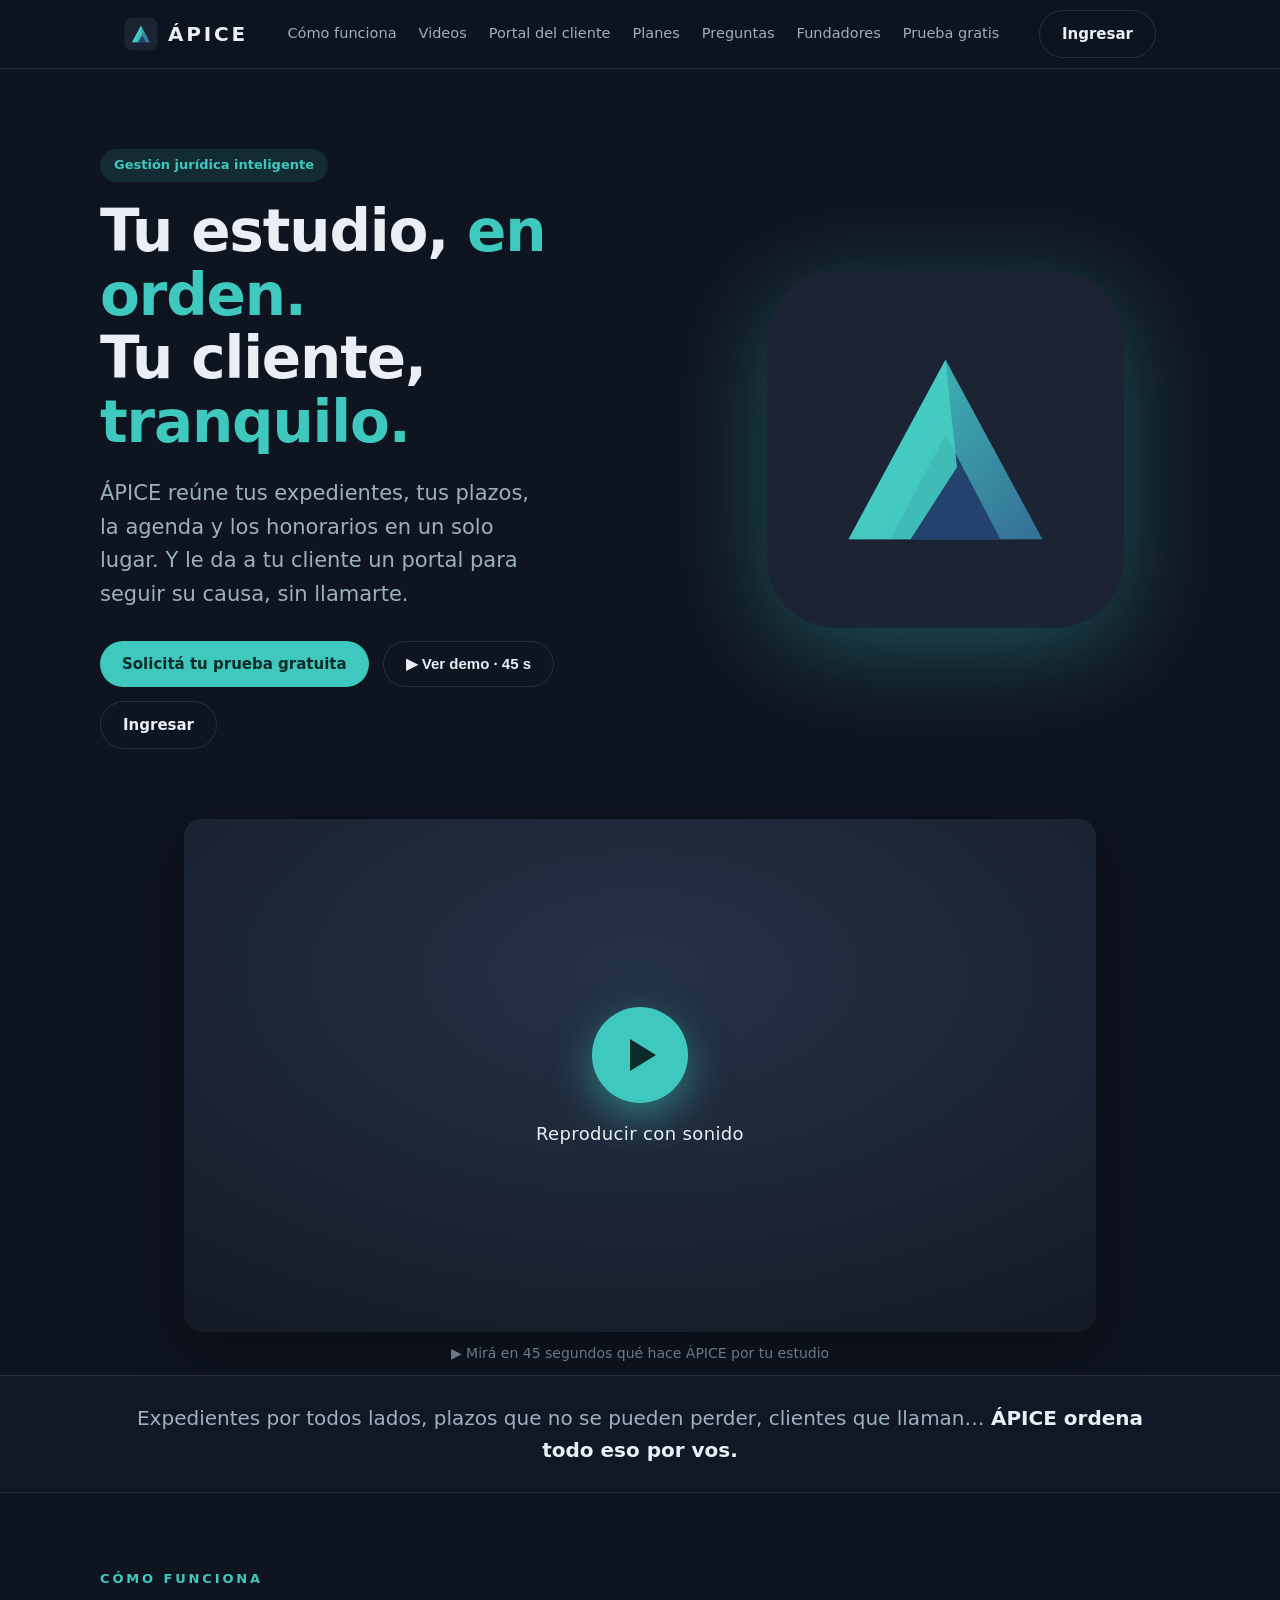
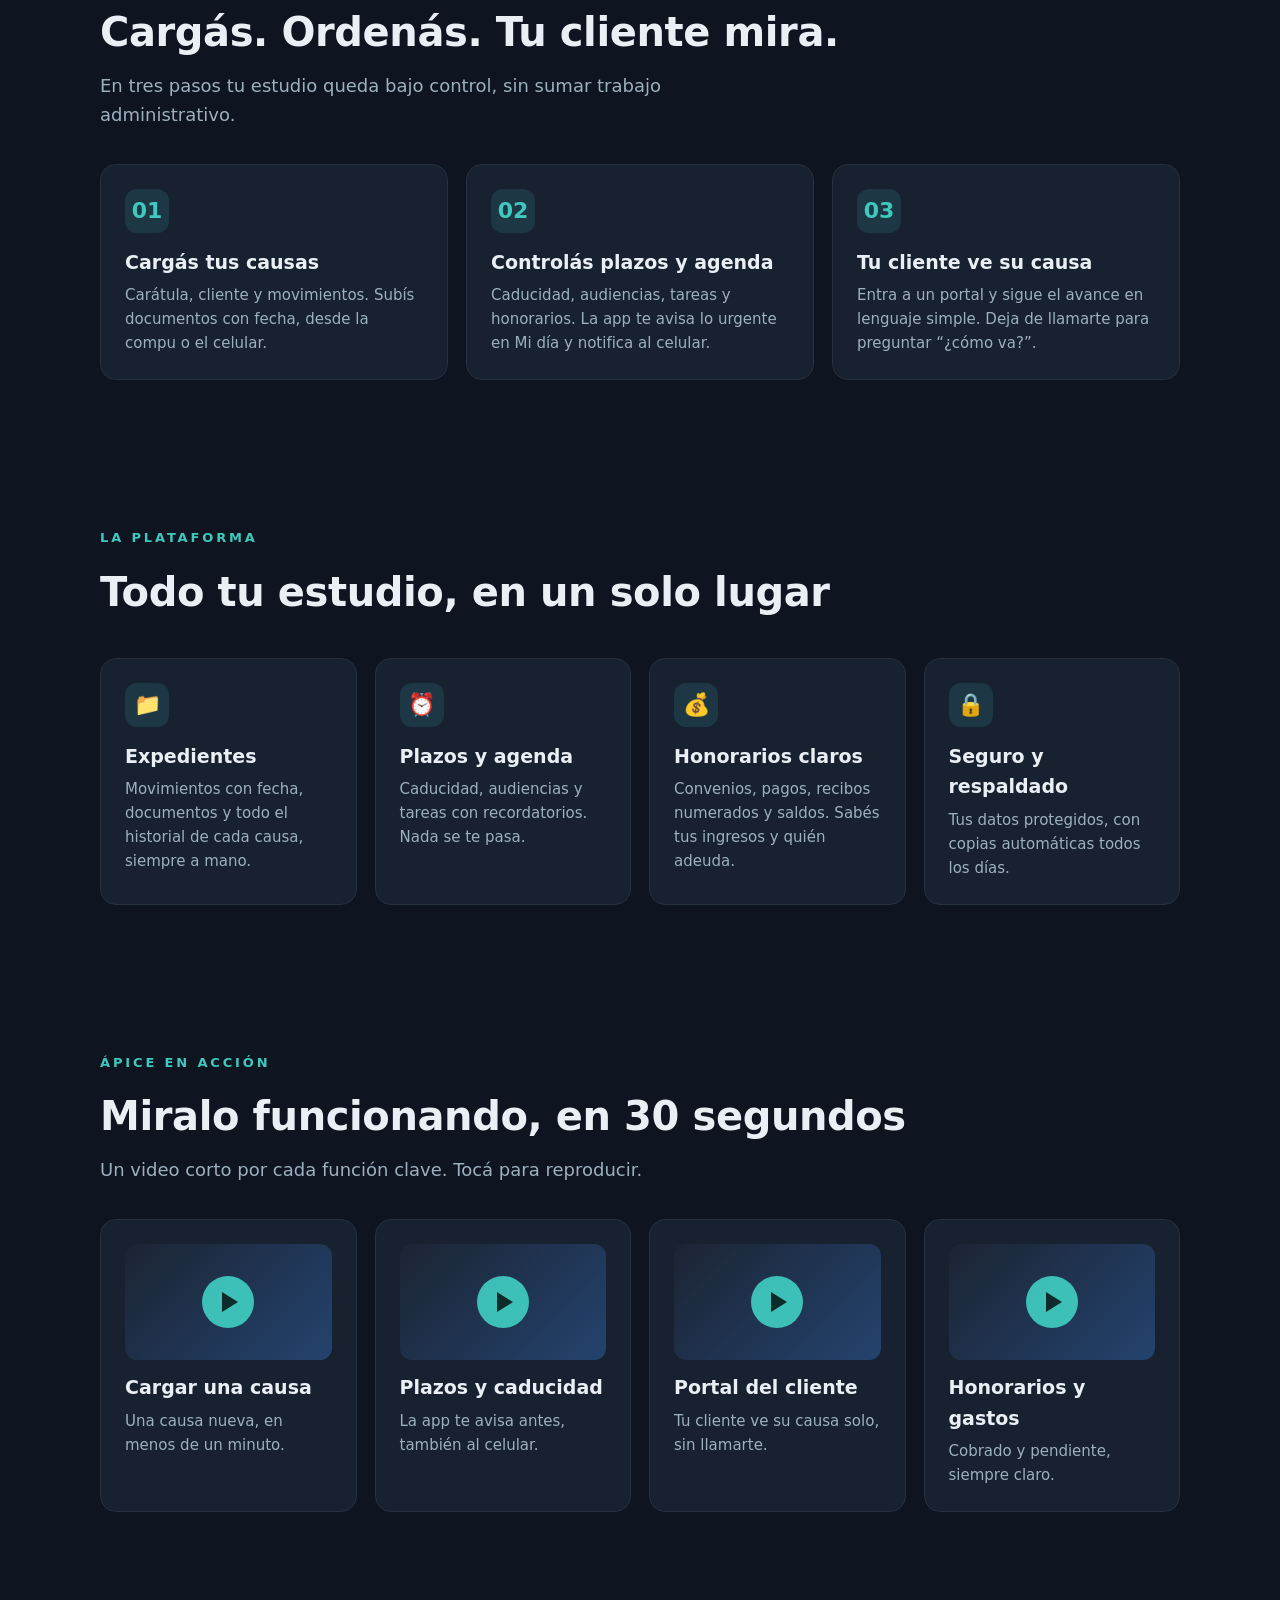
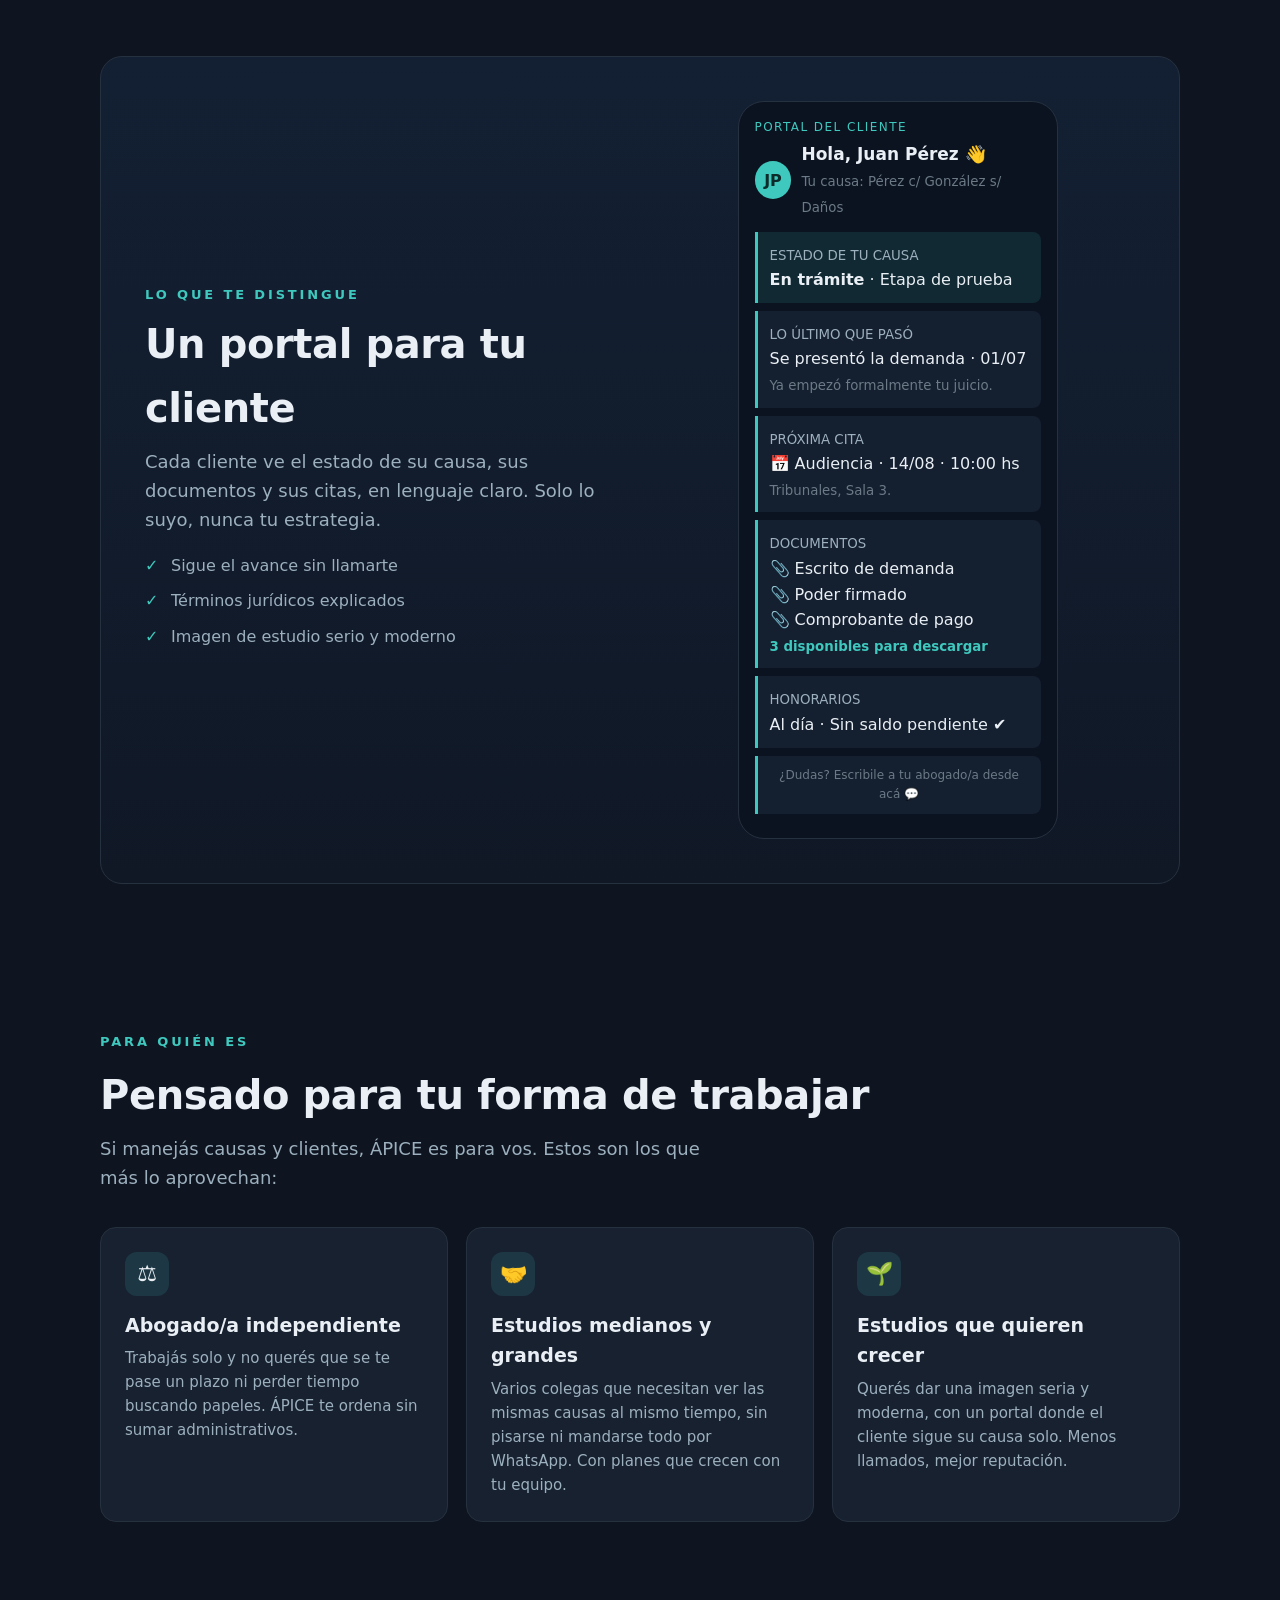
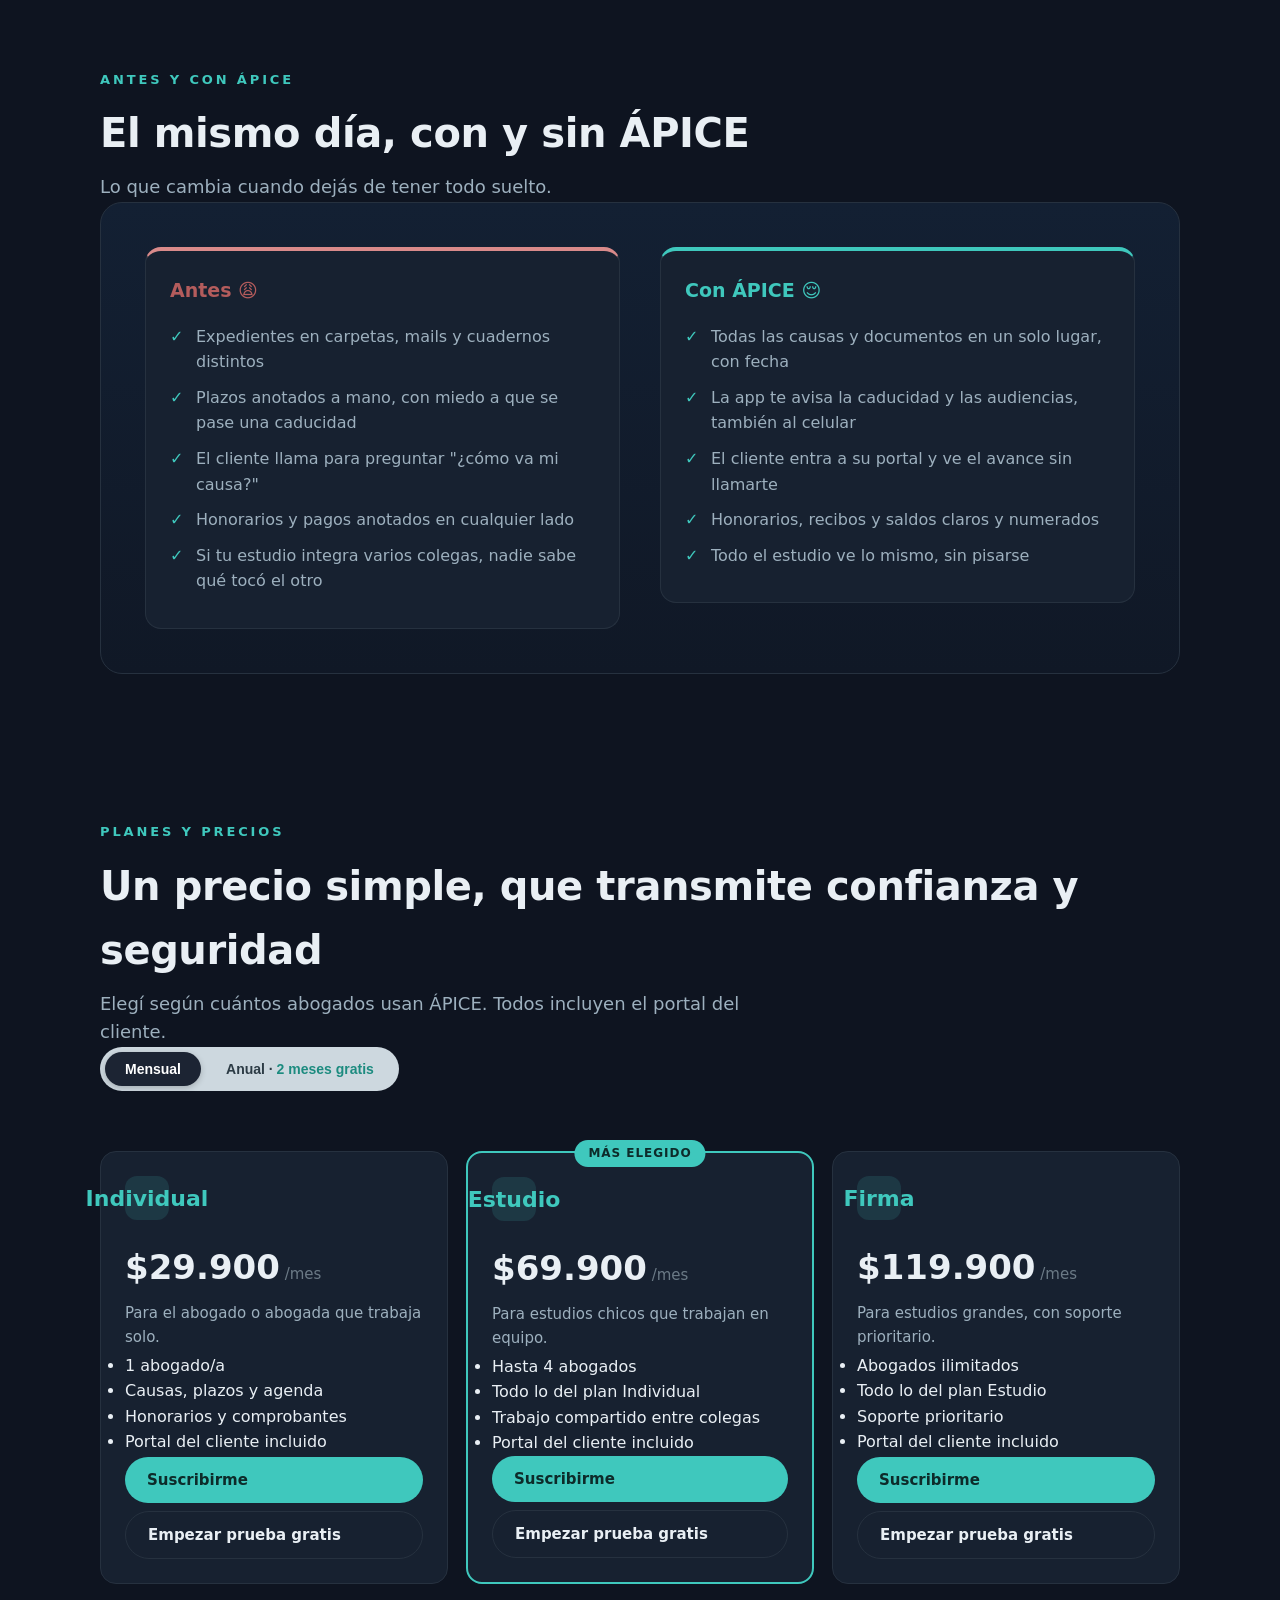
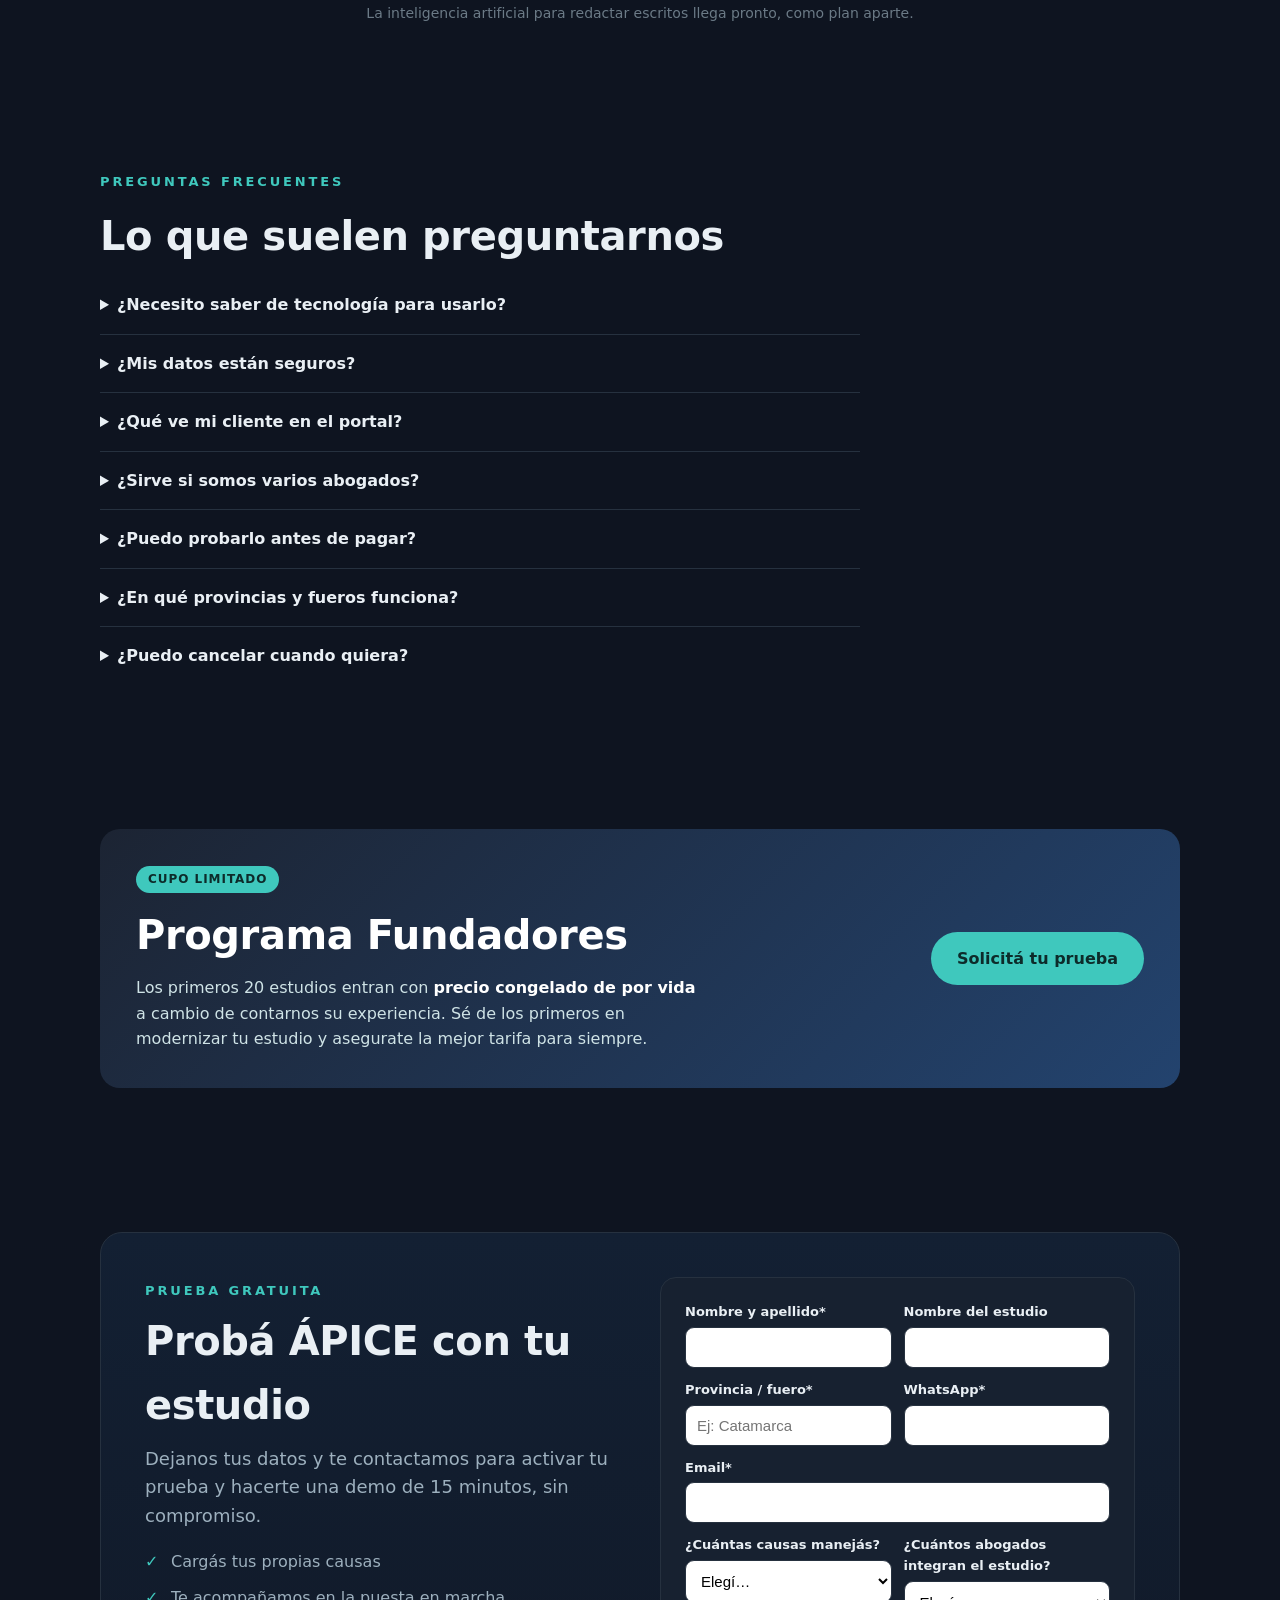
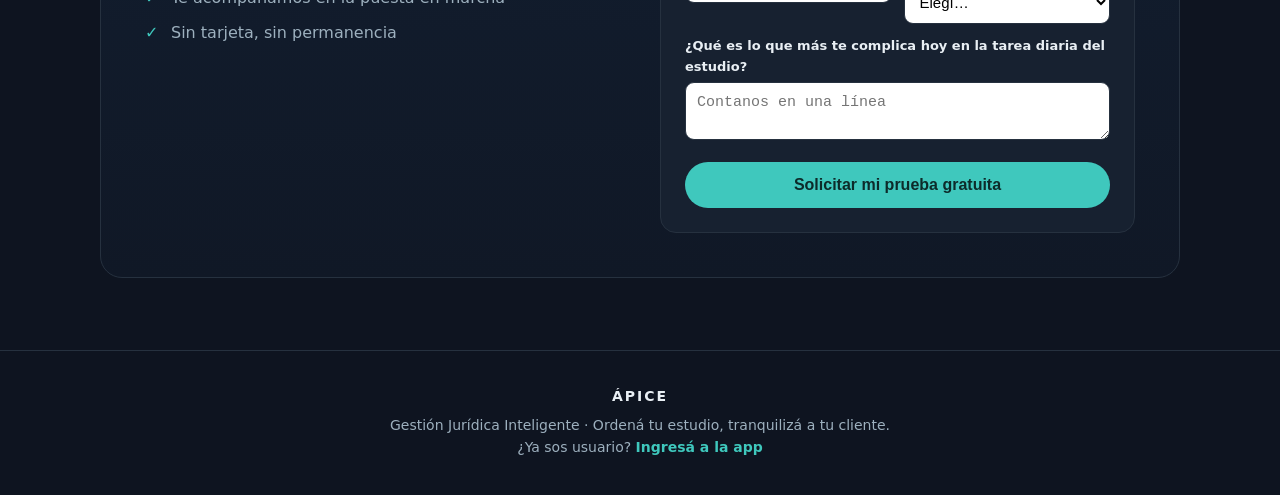
<file: web/index.html>
<!DOCTYPE html>
<html lang="es"><head><meta charset="UTF-8">
<meta name="viewport" content="width=device-width,initial-scale=1">
<title>ÁPICE · Página de inicio (propuesta)</title>
<style>
  :root{--navy:#1C2433;--bg:#0e1420;--teal:#3FC8BD;--blue:#356E94;--ink:#E9EFF4;--mut:#9DB0BE;--card:#172130;--line:#26313f}
  *{margin:0;padding:0;box-sizing:border-box}
  body{background:var(--bg);color:var(--ink);font-family:"Segoe UI",system-ui,-apple-system,Arial,sans-serif;line-height:1.6}
  a{color:inherit;text-decoration:none}
  .wrap{max-width:1080px;margin:0 auto;padding:0 24px}
  /* top bar */
  header{position:sticky;top:0;z-index:20;background:rgba(14,20,32,.82);backdrop-filter:blur(10px);border-bottom:1px solid var(--line)}
  .nav{display:flex;align-items:center;justify-content:space-between;height:68px;flex-wrap:nowrap;gap:18px}
  .brand{display:flex;align-items:center;gap:10px;font-weight:700;letter-spacing:.14em;font-size:20px;white-space:nowrap;flex:none}
  .brand svg{width:34px;height:34px}
  .menu{display:flex;gap:22px;color:var(--mut);font-size:14.5px;white-space:nowrap}
  .menu a{white-space:nowrap}
  .menu a:hover{color:var(--ink)}
  header .btn-ghost{flex:none;white-space:nowrap}
  #hamb{display:none;flex-direction:column;justify-content:center;gap:5px;width:44px;height:40px;background:transparent;border:1px solid var(--line);border-radius:10px;cursor:pointer;flex:none}
  #hamb span{display:block;height:2px;width:20px;margin:0 auto;background:var(--ink);border-radius:2px;transition:.25s}
  #hamb.on span:nth-child(1){transform:translateY(7px) rotate(45deg)}
  #hamb.on span:nth-child(2){opacity:0}
  #hamb.on span:nth-child(3){transform:translateY(-7px) rotate(-45deg)}
  .btn{display:inline-block;border-radius:999px;font-weight:700;font-size:15px;padding:11px 22px;cursor:pointer;border:0}
  .btn-primary{background:var(--teal);color:#0d2b2a}
  .btn-ghost{background:transparent;color:var(--ink);border:1px solid var(--line)}
  .btn-ghost:hover{border-color:var(--teal);color:var(--teal)}
  /* hero */
  .hero{display:grid;grid-template-columns:1.1fr .9fr;gap:40px;align-items:center;padding:80px 0 70px}
  .hero h1{font-size:clamp(34px,5vw,58px);line-height:1.1;letter-spacing:-.02em}
  .hero h1 .em{color:var(--teal)}
  .hero p.lead{color:var(--mut);font-size:clamp(17px,2.2vw,21px);margin:22px 0 30px;max-width:34ch}
  .hero .acts{display:flex;gap:14px;flex-wrap:wrap}
  .heroart{aspect-ratio:1;display:flex;align-items:center;justify-content:center;background:radial-gradient(closest-side,rgba(63,200,189,.14),transparent 70%)}
  .heroart svg{width:78%;filter:drop-shadow(0 20px 50px rgba(63,200,189,.35))}
  /* dolor -> solucion */
  .strip{border-top:1px solid var(--line);border-bottom:1px solid var(--line);background:#101826;padding:26px 0;color:var(--mut);font-size:clamp(16px,2.2vw,20px);text-align:center}
  .strip b{color:var(--ink)}
  /* beneficios */
  section.sec{padding:72px 0}
  .kick{color:var(--teal);letter-spacing:.22em;text-transform:uppercase;font-size:13px;font-weight:700}
  h2{font-size:clamp(26px,3.6vw,40px);letter-spacing:-.01em;margin:10px 0 8px}
  .lead2{color:var(--mut);font-size:18px;max-width:56ch}
  .grid{display:grid;grid-template-columns:repeat(auto-fit,minmax(230px,1fr));gap:18px;margin-top:34px}
  .card{background:var(--card);border:1px solid var(--line);border-radius:16px;padding:24px}
  .card .ic{width:44px;height:44px;border-radius:12px;background:rgba(63,200,189,.14);display:flex;align-items:center;justify-content:center;font-size:22px;margin-bottom:14px}
  .card h3{font-size:19px;margin-bottom:6px}
  .card p{color:var(--mut);font-size:15px}
  /* destacado portal */
  .feature{display:grid;grid-template-columns:1fr 1fr;gap:40px;align-items:center;background:linear-gradient(180deg,#132033,#101826);border:1px solid var(--line);border-radius:22px;padding:44px}
  .feature h2{margin-top:6px}
  .feature ul{margin-top:18px;color:var(--mut);font-size:16px;list-style:none}
  .feature li{margin:10px 0;padding-left:26px;position:relative}
  .feature li:before{content:"✓";position:absolute;left:0;color:var(--teal);font-weight:800}
  .phone{justify-self:center;width:min(320px,90%);background:#0b1220;border:1px solid var(--line);border-radius:26px;padding:16px}
  .phone .p-h{font-size:12px;color:var(--teal);letter-spacing:.12em;text-transform:uppercase}
  .phone .p-t{font-size:17px;font-weight:700;margin:2px 0 12px}
  .phone .p-row{background:#141f2f;border-left:3px solid var(--teal);border-radius:0 8px 8px 0;padding:10px 12px;margin:8px 0}
  .phone .p-row small{color:var(--mut)}
  /* prueba band */
  .cta-band{text-align:center;background:linear-gradient(90deg,#0f5b52,#123a54);border-radius:22px;padding:52px 24px;margin:10px 0}
  .cta-band h2{color:#fff}
  .cta-band p{color:#cdeae4;margin:8px 0 24px;font-size:18px}
  footer{border-top:1px solid var(--line);color:var(--mut);font-size:14px;padding:34px 0;text-align:center}
  .tag{display:inline-block;background:rgba(63,200,189,.12);color:var(--teal);border-radius:999px;padding:6px 14px;font-size:13px;font-weight:700;margin-bottom:18px}
  @media(max-width:820px){
    .hero,.feature{grid-template-columns:1fr}.heroart{display:none}
    #hamb{display:flex}
    header .btn-ghost{padding:9px 16px;font-size:14px}
    .menu{position:absolute;top:68px;left:0;right:0;flex-direction:column;gap:0;background:rgba(14,20,32,.98);backdrop-filter:blur(10px);border-bottom:1px solid var(--line);max-height:0;overflow:hidden;transition:max-height .3s ease}
    .menu.open{max-height:80vh}
    .menu a{padding:15px 22px;border-top:1px solid rgba(255,255,255,.06);font-size:16px}
  }
</style></head>
<body>

<header><div class="wrap nav">
  <div class="brand" style="cursor:pointer" onclick="window.scrollTo({top:0,behavior:'smooth'})">
    <svg viewBox="0 0 512 512" xmlns="http://www.w3.org/2000/svg" aria-label="ÁPICE">
      <defs><linearGradient id="g" x1="120" y1="130" x2="392" y2="382" gradientUnits="userSpaceOnUse"><stop offset="0" stop-color="#3FC8BD"/><stop offset="1" stop-color="#356E94"/></linearGradient></defs>
      <rect x="6" y="6" width="500" height="500" rx="120" fill="#1C2433"/>
      <path d="M256 130 L392 382 L120 382 Z" fill="url(#g)"/>
      <path d="M256 235 L333 382 L179 382 Z" fill="#23436E"/>
      <path d="M256 130 L272 281 L207 382 L120 382 Z" fill="#46D2C6" opacity=".85"/>
    </svg>ÁPICE
  </div>
  <nav class="menu" id="menu"><a href="#beneficios" onclick="cerrarMenu()">Cómo funciona</a><a href="#videos" onclick="cerrarMenu()">Videos</a><a href="#portal" onclick="cerrarMenu()">Portal del cliente</a><a href="#planes" onclick="cerrarMenu()">Planes</a><a href="#faq" onclick="cerrarMenu()">Preguntas</a><a href="#fundadores" onclick="cerrarMenu()">Fundadores</a><a href="#prueba" onclick="cerrarMenu()">Prueba gratis</a></nav>
  <a class="btn btn-ghost" href="/index.html">Ingresar</a>
  <button id="hamb" onclick="toggleMenu()" aria-label="Menú"><span></span><span></span><span></span></button>
</div></header>

<div class="wrap hero" id="que">
  <div>
    <span class="tag">Gestión jurídica inteligente</span>
    <h1>Tu estudio, <span class="em">en orden.</span><br>Tu cliente, <span class="em">tranquilo.</span></h1>
    <p class="lead">ÁPICE reúne tus expedientes, tus plazos, la agenda y los honorarios en un solo lugar. Y le da a tu cliente un portal para seguir su causa, sin llamarte.</p>
    <div class="acts">
      <a class="btn btn-primary" href="#prueba">Solicitá tu prueba gratuita</a>
      <button class="btn btn-ghost" onclick="openDemo()">▶ Ver demo · 45 s</button>
      <a class="btn btn-ghost" href="/index.html">Ingresar</a>
    </div>
  </div>
  <div class="heroart">
    <svg viewBox="0 0 512 512" xmlns="http://www.w3.org/2000/svg" aria-label="ÁPICE">
      <defs><linearGradient id="g2" x1="120" y1="130" x2="392" y2="382" gradientUnits="userSpaceOnUse"><stop offset="0" stop-color="#3FC8BD"/><stop offset="1" stop-color="#356E94"/></linearGradient></defs>
      <rect x="6" y="6" width="500" height="500" rx="96" fill="#1C2433"/>
      <path d="M256 130 L392 382 L120 382 Z" fill="url(#g2)"/>
      <path d="M256 235 L333 382 L179 382 Z" fill="#23436E"/>
      <path d="M256 130 L272 281 L207 382 L120 382 Z" fill="#46D2C6" opacity=".85"/>
    </svg>
  </div>
</div>

<div class="wrap" style="max-width:960px;margin:0 auto 10px">
  <div style="width:100%;aspect-ratio:16/9;border-radius:18px;overflow:hidden;box-shadow:0 20px 60px rgba(0,0,0,.35);background:#0d1117">
    <iframe src="/web/%C3%81PICE-video-comercial.html" style="width:100%;height:100%;border:0" allow="autoplay" title="Video ÁPICE"></iframe>
  </div>
  <p style="text-align:center;color:#6b7a86;font-size:14px;margin-top:10px">▶ Mirá en 45 segundos qué hace ÁPICE por tu estudio</p>
</div>

<div class="strip"><div class="wrap">Expedientes por todos lados, plazos que no se pueden perder, clientes que llaman… <b>ÁPICE ordena todo eso por vos.</b></div></div>

<section class="sec wrap" id="beneficios">
  <span class="kick">Cómo funciona</span>
  <h2>Cargás. Ordenás. Tu cliente mira.</h2>
  <p class="lead2">En tres pasos tu estudio queda bajo control, sin sumar trabajo administrativo.</p>
  <div class="grid">
    <div class="card"><div class="ic" style="font-weight:800;color:var(--teal)">01</div><h3>Cargás tus causas</h3><p>Carátula, cliente y movimientos. Subís documentos con fecha, desde la compu o el celular.</p></div>
    <div class="card"><div class="ic" style="font-weight:800;color:var(--teal)">02</div><h3>Controlás plazos y agenda</h3><p>Caducidad, audiencias, tareas y honorarios. La app te avisa lo urgente en Mi día y notifica al celular.</p></div>
    <div class="card"><div class="ic" style="font-weight:800;color:var(--teal)">03</div><h3>Tu cliente ve su causa</h3><p>Entra a un portal y sigue el avance en lenguaje simple. Deja de llamarte para preguntar “¿cómo va?”.</p></div>
  </div>
</section>

<section class="sec wrap">
  <span class="kick">La plataforma</span>
  <h2>Todo tu estudio, en un solo lugar</h2>
  <div class="grid">
    <div class="card"><div class="ic">📁</div><h3>Expedientes</h3><p>Movimientos con fecha, documentos y todo el historial de cada causa, siempre a mano.</p></div>
    <div class="card"><div class="ic">⏰</div><h3>Plazos y agenda</h3><p>Caducidad, audiencias y tareas con recordatorios. Nada se te pasa.</p></div>
    <div class="card"><div class="ic">💰</div><h3>Honorarios claros</h3><p>Convenios, pagos, recibos numerados y saldos. Sabés tus ingresos y quién adeuda.</p></div>
    <div class="card"><div class="ic">🔒</div><h3>Seguro y respaldado</h3><p>Tus datos protegidos, con copias automáticas todos los días.</p></div>
  </div>
</section>

<section class="sec wrap" id="videos">
  <span class="kick">ÁPICE en acción</span>
  <h2>Miralo funcionando, en 30 segundos</h2>
  <p class="lead2">Un video corto por cada función clave. Tocá para reproducir.</p>
  <div class="grid">
    <div class="card" onclick="openDemo('/web/%C3%81PICE-video-carga-de-causa.html')" style="cursor:pointer">
      <div style="position:relative;border-radius:12px;overflow:hidden;aspect-ratio:16/9;background:linear-gradient(135deg,#1C2433,#23436E);display:flex;align-items:center;justify-content:center;margin-bottom:12px">
        <div style="width:52px;height:52px;border-radius:50%;background:rgba(63,200,189,.95);display:flex;align-items:center;justify-content:center"><span style="border-left:16px solid #0d2b2a;border-top:10px solid transparent;border-bottom:10px solid transparent;margin-left:4px"></span></div>
      </div>
      <h3>Cargar una causa</h3><p>Una causa nueva, en menos de un minuto.</p>
    </div>
    <div class="card" onclick="openDemo('/web/%C3%81PICE-video-plazos-y-caducidad.html')" style="cursor:pointer">
      <div style="position:relative;border-radius:12px;overflow:hidden;aspect-ratio:16/9;background:linear-gradient(135deg,#1C2433,#23436E);display:flex;align-items:center;justify-content:center;margin-bottom:12px">
        <div style="width:52px;height:52px;border-radius:50%;background:rgba(63,200,189,.95);display:flex;align-items:center;justify-content:center"><span style="border-left:16px solid #0d2b2a;border-top:10px solid transparent;border-bottom:10px solid transparent;margin-left:4px"></span></div>
      </div>
      <h3>Plazos y caducidad</h3><p>La app te avisa antes, también al celular.</p>
    </div>
    <div class="card" onclick="openDemo('/web/%C3%81PICE-video-portal-del-cliente.html')" style="cursor:pointer">
      <div style="position:relative;border-radius:12px;overflow:hidden;aspect-ratio:16/9;background:linear-gradient(135deg,#1C2433,#23436E);display:flex;align-items:center;justify-content:center;margin-bottom:12px">
        <div style="width:52px;height:52px;border-radius:50%;background:rgba(63,200,189,.95);display:flex;align-items:center;justify-content:center"><span style="border-left:16px solid #0d2b2a;border-top:10px solid transparent;border-bottom:10px solid transparent;margin-left:4px"></span></div>
      </div>
      <h3>Portal del cliente</h3><p>Tu cliente ve su causa solo, sin llamarte.</p>
    </div>
    <div class="card" onclick="openDemo('/web/%C3%81PICE-video-honorarios.html')" style="cursor:pointer">
      <div style="position:relative;border-radius:12px;overflow:hidden;aspect-ratio:16/9;background:linear-gradient(135deg,#1C2433,#23436E);display:flex;align-items:center;justify-content:center;margin-bottom:12px">
        <div style="width:52px;height:52px;border-radius:50%;background:rgba(63,200,189,.95);display:flex;align-items:center;justify-content:center"><span style="border-left:16px solid #0d2b2a;border-top:10px solid transparent;border-bottom:10px solid transparent;margin-left:4px"></span></div>
      </div>
      <h3>Honorarios y gastos</h3><p>Cobrado y pendiente, siempre claro.</p>
    </div>
  </div>
</section>

<section class="sec wrap" id="portal">
  <div class="feature">
    <div>
      <span class="kick">Lo que te distingue</span>
      <h2>Un portal para tu cliente</h2>
      <p class="lead2">Cada cliente ve el estado de su causa, sus documentos y sus citas, en lenguaje claro. Solo lo suyo, nunca tu estrategia.</p>
      <ul>
        <li>Sigue el avance sin llamarte</li>
        <li>Términos jurídicos explicados</li>
        <li>Imagen de estudio serio y moderno</li>
      </ul>
    </div>
    <div class="phone">
      <div class="p-h">Portal del cliente</div>
      <div style="display:flex;align-items:center;gap:10px;margin:4px 0 12px">
        <div style="width:38px;height:38px;border-radius:50%;background:var(--teal);color:#0d2b2a;font-weight:800;display:flex;align-items:center;justify-content:center">JP</div>
        <div><div class="p-t" style="margin:0">Hola, Juan Pérez 👋</div><small style="color:#6b7a86">Tu causa: Pérez c/ González s/ Daños</small></div>
      </div>
      <div class="p-row" style="background:rgba(63,200,189,.12)"><small>ESTADO DE TU CAUSA</small><br><b>En trámite</b> · Etapa de prueba</div>
      <div class="p-row"><small>LO ÚLTIMO QUE PASÓ</small><br>Se presentó la demanda · 01/07<br><small style="color:#6b7a86">Ya empezó formalmente tu juicio.</small></div>
      <div class="p-row"><small>PRÓXIMA CITA</small><br>📅 Audiencia · 14/08 · 10:00 hs<br><small style="color:#6b7a86">Tribunales, Sala 3.</small></div>
      <div class="p-row"><small>DOCUMENTOS</small><br>📎 Escrito de demanda<br>📎 Poder firmado<br>📎 Comprobante de pago<br><small style="color:var(--teal);font-weight:700">3 disponibles para descargar</small></div>
      <div class="p-row"><small>HONORARIOS</small><br>Al día · Sin saldo pendiente ✔</div>
      <div class="p-row" style="text-align:center;color:#6b7a86;font-size:12px">¿Dudas? Escribile a tu abogado/a desde acá 💬</div>
    </div>
  </div>
</section>

<section class="sec wrap" id="paraquien">
  <span class="kick">Para quién es</span>
  <h2>Pensado para tu forma de trabajar</h2>
  <p class="lead2">Si manejás causas y clientes, ÁPICE es para vos. Estos son los que más lo aprovechan:</p>
  <div class="grid">
    <div class="card"><div class="ic">⚖️</div><h3>Abogado/a independiente</h3><p>Trabajás solo y no querés que se te pase un plazo ni perder tiempo buscando papeles. ÁPICE te ordena sin sumar administrativos.</p></div>
    <div class="card"><div class="ic">🤝</div><h3>Estudios medianos y grandes</h3><p>Varios colegas que necesitan ver las mismas causas al mismo tiempo, sin pisarse ni mandarse todo por WhatsApp. Con planes que crecen con tu equipo.</p></div>
    <div class="card"><div class="ic">🌱</div><h3>Estudios que quieren crecer</h3><p>Querés dar una imagen seria y moderna, con un portal donde el cliente sigue su causa solo. Menos llamados, mejor reputación.</p></div>
  </div>
</section>

<section class="sec wrap" id="antesydespues">
  <span class="kick">Antes y con ÁPICE</span>
  <h2>El mismo día, con y sin ÁPICE</h2>
  <p class="lead2">Lo que cambia cuando dejás de tener todo suelto.</p>
  <div class="feature" style="align-items:start">
    <div class="card" style="border-top:4px solid #d98a8a">
      <h3 style="color:#b45c5c">Antes 😩</h3>
      <ul>
        <li>Expedientes en carpetas, mails y cuadernos distintos</li>
        <li>Plazos anotados a mano, con miedo a que se pase una caducidad</li>
        <li>El cliente llama para preguntar "¿cómo va mi causa?"</li>
        <li>Honorarios y pagos anotados en cualquier lado</li>
        <li>Si tu estudio integra varios colegas, nadie sabe qué tocó el otro</li>
      </ul>
    </div>
    <div class="card" style="border-top:4px solid var(--teal)">
      <h3 style="color:var(--teal)">Con ÁPICE 😌</h3>
      <ul>
        <li>Todas las causas y documentos en un solo lugar, con fecha</li>
        <li>La app te avisa la caducidad y las audiencias, también al celular</li>
        <li>El cliente entra a su portal y ve el avance sin llamarte</li>
        <li>Honorarios, recibos y saldos claros y numerados</li>
        <li>Todo el estudio ve lo mismo, sin pisarse</li>
      </ul>
    </div>
  </div>
</section>

<section class="sec wrap" id="planes">
  <span class="kick">Planes y precios</span>
  <h2>Un precio simple, que transmite confianza y seguridad</h2>
  <p class="lead2">Elegí según cuántos abogados usan ÁPICE. Todos incluyen el portal del cliente.</p>
  <div style="display:inline-flex;background:#cdd8df;border-radius:999px;padding:5px;margin:0 0 26px;gap:5px">
    <button id="tgMes" onclick="setCiclo('mes')" style="border:0;cursor:pointer;padding:9px 20px;border-radius:999px;font-weight:800;font-size:14px;background:var(--navy);color:#fff;box-shadow:0 2px 6px rgba(0,0,0,.2)">Mensual</button>
    <button id="tgAnual" onclick="setCiclo('anual')" style="border:0;cursor:pointer;padding:9px 20px;border-radius:999px;font-weight:800;font-size:14px;background:transparent;color:#2c3b45">Anual · <span style="color:#1c8b7f">2 meses gratis</span></button>
  </div>
  <div class="grid" style="align-items:stretch">
    <div class="card" style="display:flex;flex-direction:column">
      <div class="ic" style="font-weight:800;color:var(--teal)">Individual</div>
      <div class="precio" data-mensual="29900" data-anual="299000" style="font-size:34px;font-weight:800;color:var(--ink);margin:6px 0">$29.900<span style="font-size:15px;font-weight:500;color:#6b7a86"> /mes</span></div>
      <div class="nota-anual" style="display:none;font-size:13px;color:var(--teal);font-weight:600;margin:-4px 0 6px">Equivale a $24.917/mes · ahorrás $59.800</div>
      <p>Para el abogado o abogada que trabaja solo.</p>
      <ul style="margin-top:4px">
        <li>1 abogado/a</li>
        <li>Causas, plazos y agenda</li>
        <li>Honorarios y comprobantes</li>
        <li>Portal del cliente incluido</li>
      </ul>
      <div style="margin-top:auto;display:flex;flex-direction:column;gap:8px">
        <a class="btn btn-primary btn-sub" data-mensual-url="https://mpago.la/2T3rBP9" data-anual-url="https://mpago.la/1gCT49a" href="https://mpago.la/2T3rBP9" target="_blank" rel="noopener">Suscribirme</a>
        <a class="btn btn-ghost" href="#prueba">Empezar prueba gratis</a>
      </div>
    </div>
    <div class="card" style="display:flex;flex-direction:column;border:2px solid var(--teal);position:relative">
      <span style="position:absolute;top:-13px;left:50%;transform:translateX(-50%);background:var(--teal);color:#0d2b2a;font-weight:800;font-size:12px;letter-spacing:.08em;padding:4px 14px;border-radius:999px">MÁS ELEGIDO</span>
      <div class="ic" style="font-weight:800;color:var(--teal)">Estudio</div>
      <div class="precio" data-mensual="69900" data-anual="699000" style="font-size:34px;font-weight:800;color:var(--ink);margin:6px 0">$69.900<span style="font-size:15px;font-weight:500;color:#6b7a86"> /mes</span></div>
      <div class="nota-anual" style="display:none;font-size:13px;color:var(--teal);font-weight:600;margin:-4px 0 6px">Equivale a $58.250/mes · ahorrás $139.800</div>
      <p>Para estudios chicos que trabajan en equipo.</p>
      <ul style="margin-top:4px">
        <li>Hasta 4 abogados</li>
        <li>Todo lo del plan Individual</li>
        <li>Trabajo compartido entre colegas</li>
        <li>Portal del cliente incluido</li>
      </ul>
      <div style="margin-top:auto;display:flex;flex-direction:column;gap:8px">
        <a class="btn btn-primary btn-sub" data-mensual-url="https://mpago.la/2Y7XnHm" data-anual-url="https://mpago.la/2MBstGi" href="https://mpago.la/2Y7XnHm" target="_blank" rel="noopener">Suscribirme</a>
        <a class="btn btn-ghost" href="#prueba">Empezar prueba gratis</a>
      </div>
    </div>
    <div class="card" style="display:flex;flex-direction:column">
      <div class="ic" style="font-weight:800;color:var(--teal)">Firma</div>
      <div class="precio" data-mensual="119900" data-anual="1199000" style="font-size:34px;font-weight:800;color:var(--ink);margin:6px 0">$119.900<span style="font-size:15px;font-weight:500;color:#6b7a86"> /mes</span></div>
      <div class="nota-anual" style="display:none;font-size:13px;color:var(--teal);font-weight:600;margin:-4px 0 6px">Equivale a $99.917/mes · ahorrás $239.800</div>
      <p>Para estudios grandes, con soporte prioritario.</p>
      <ul style="margin-top:4px">
        <li>Abogados ilimitados</li>
        <li>Todo lo del plan Estudio</li>
        <li>Soporte prioritario</li>
        <li>Portal del cliente incluido</li>
      </ul>
      <div style="margin-top:auto;display:flex;flex-direction:column;gap:8px">
        <a class="btn btn-primary btn-sub" data-mensual-url="https://mpago.la/27USVEo" data-anual-url="https://mpago.la/2jS3q3H" href="https://mpago.la/27USVEo" target="_blank" rel="noopener">Suscribirme</a>
        <a class="btn btn-ghost" href="#prueba">Empezar prueba gratis</a>
      </div>
    </div>
  </div>
  <p style="text-align:center;color:#6b7a86;font-size:14px;margin-top:18px">La inteligencia artificial para redactar escritos llega pronto, como plan aparte.</p>
</section>

<section class="sec wrap" id="faq">
  <span class="kick">Preguntas frecuentes</span>
  <h2>Lo que suelen preguntarnos</h2>
  <div style="max-width:760px">
    <details style="border-bottom:1px solid var(--line);padding:16px 0"><summary style="cursor:pointer;font-weight:700;color:var(--ink)">¿Necesito saber de tecnología para usarlo?</summary><p style="margin:10px 0 0;color:#4a5a66">No. Si sabés usar WhatsApp o el mail, sabés usar ÁPICE. Está pensado para que cargues una causa en minutos, desde la compu o el celular.</p></details>
    <details style="border-bottom:1px solid var(--line);padding:16px 0"><summary style="cursor:pointer;font-weight:700;color:var(--ink)">¿Mis datos están seguros?</summary><p style="margin:10px 0 0;color:#4a5a66">Sí. Tu información viaja cifrada, cada estudio ve solo lo suyo y hacemos copias de seguridad automáticas todos los días.</p></details>
    <details style="border-bottom:1px solid var(--line);padding:16px 0"><summary style="cursor:pointer;font-weight:700;color:var(--ink)">¿Qué ve mi cliente en el portal?</summary><p style="margin:10px 0 0;color:#4a5a66">Solo lo suyo: el avance de su causa en lenguaje claro, sus próximas citas y los documentos que vos elijas mostrarle. Nunca ve tu estrategia ni las causas de otros.</p></details>
    <details style="border-bottom:1px solid var(--line);padding:16px 0"><summary style="cursor:pointer;font-weight:700;color:var(--ink)">¿Sirve si somos varios abogados?</summary><p style="margin:10px 0 0;color:#4a5a66">Sí. Con el plan Estudio o Firma varios colegas trabajan sobre las mismas causas al mismo tiempo, sin pisarse ni duplicar información.</p></details>
    <details style="border-bottom:1px solid var(--line);padding:16px 0"><summary style="cursor:pointer;font-weight:700;color:var(--ink)">¿Puedo probarlo antes de pagar?</summary><p style="margin:10px 0 0;color:#4a5a66">Sí. Pedís tu prueba gratuita, cargás tus propias causas y lo usás con tu estudio real, sin compromiso. Te acompañamos con una demo de 15 minutos.</p></details>
    <details style="border-bottom:1px solid var(--line);padding:16px 0"><summary style="cursor:pointer;font-weight:700;color:var(--ink)">¿En qué provincias y fueros funciona?</summary><p style="margin:10px 0 0;color:#4a5a66">En todas. ÁPICE se adapta a la jurisdicción donde ejercés y a los distintos fueros. Contanos dónde trabajás y lo dejamos configurado para vos.</p></details>
    <details style="padding:16px 0"><summary style="cursor:pointer;font-weight:700;color:var(--ink)">¿Puedo cancelar cuando quiera?</summary><p style="margin:10px 0 0;color:#4a5a66">Sí. No hay permanencia. Si algún mes no querés seguir, lo das de baja y podés exportar tus datos.</p></details>
  </div>
</section>

<section class="sec wrap" id="fundadores">
  <div style="background:linear-gradient(135deg,#1C2433,#23436E);border-radius:20px;padding:36px;color:#fff;display:flex;flex-wrap:wrap;align-items:center;gap:24px;justify-content:space-between">
    <div style="flex:1;min-width:260px">
      <span style="display:inline-block;background:var(--teal);color:#0d2b2a;font-weight:800;font-size:12px;letter-spacing:.08em;padding:4px 12px;border-radius:999px;margin-bottom:10px">CUPO LIMITADO</span>
      <h2 style="color:#fff;margin:0 0 8px">Programa Fundadores</h2>
      <p style="color:#cfe3e6;margin:0;max-width:560px">Los primeros 20 estudios entran con <b style="color:#fff">precio congelado de por vida</b> a cambio de contarnos su experiencia. Sé de los primeros en modernizar tu estudio y asegurate la mejor tarifa para siempre.</p>
    </div>
    <a class="btn btn-primary" href="#prueba" style="font-size:16px;padding:14px 26px">Solicitá tu prueba</a>
  </div>
</section>

<section class="sec wrap" id="prueba">
  <div class="feature" style="align-items:start">
    <div>
      <span class="kick">Prueba gratuita</span>
      <h2>Probá ÁPICE con tu estudio</h2>
      <p class="lead2">Dejanos tus datos y te contactamos para activar tu prueba y hacerte una demo de 15 minutos, sin compromiso.</p>
      <ul>
        <li>Cargás tus propias causas</li>
        <li>Te acompañamos en la puesta en marcha</li>
        <li>Sin tarjeta, sin permanencia</li>
      </ul>
    </div>
    <form class="card" onsubmit="enviarPrueba(event)" style="display:flex;flex-direction:column;gap:12px">
      <div style="display:flex;gap:12px;flex-wrap:wrap">
        <label style="flex:1;min-width:140px;font-size:13px;font-weight:600;color:var(--ink)">Nombre y apellido*<input required name="nombre" style="width:100%;margin-top:4px;padding:11px;border:1px solid var(--line);border-radius:9px;font-size:15px"></label>
        <label style="flex:1;min-width:140px;font-size:13px;font-weight:600;color:var(--ink)">Nombre del estudio<input name="estudio" style="width:100%;margin-top:4px;padding:11px;border:1px solid var(--line);border-radius:9px;font-size:15px"></label>
      </div>
      <div style="display:flex;gap:12px;flex-wrap:wrap">
        <label style="flex:1;min-width:140px;font-size:13px;font-weight:600;color:var(--ink)">Provincia / fuero*<input required name="provincia" placeholder="Ej: Catamarca" style="width:100%;margin-top:4px;padding:11px;border:1px solid var(--line);border-radius:9px;font-size:15px"></label>
        <label style="flex:1;min-width:140px;font-size:13px;font-weight:600;color:var(--ink)">WhatsApp*<input required name="whatsapp" type="tel" style="width:100%;margin-top:4px;padding:11px;border:1px solid var(--line);border-radius:9px;font-size:15px"></label>
      </div>
      <label style="font-size:13px;font-weight:600;color:var(--ink)">Email*<input required name="email" type="email" style="width:100%;margin-top:4px;padding:11px;border:1px solid var(--line);border-radius:9px;font-size:15px"></label>
      <div style="display:flex;gap:12px;flex-wrap:wrap">
        <label style="flex:1;min-width:140px;font-size:13px;font-weight:600;color:var(--ink)">¿Cuántas causas manejás?
          <select name="causas" style="width:100%;margin-top:4px;padding:11px;border:1px solid var(--line);border-radius:9px;font-size:15px;background:#fff">
            <option value="">Elegí…</option><option>Menos de 20</option><option>20 a 50</option><option>50 a 150</option><option>Más de 150</option>
          </select></label>
        <label style="flex:1;min-width:140px;font-size:13px;font-weight:600;color:var(--ink)">¿Cuántos abogados integran el estudio?
          <select name="abogados" style="width:100%;margin-top:4px;padding:11px;border:1px solid var(--line);border-radius:9px;font-size:15px;background:#fff">
            <option value="">Elegí…</option><option>Solo yo</option><option>2 a 4</option><option>5 o más</option>
          </select></label>
      </div>
      <label style="font-size:13px;font-weight:600;color:var(--ink)">¿Qué es lo que más te complica hoy en la tarea diaria del estudio?<textarea name="dolor" rows="2" placeholder="Contanos en una línea" style="width:100%;margin-top:4px;padding:11px;border:1px solid var(--line);border-radius:9px;font-size:15px;resize:vertical"></textarea></label>
      <button class="btn btn-primary" type="submit" style="font-size:16px;padding:14px;margin-top:4px">Solicitar mi prueba gratuita</button>
      <p id="okPrueba" style="display:none;color:var(--teal);font-weight:700;text-align:center;margin:4px 0 0">¡Listo! Te contactamos en las próximas horas. 🎉</p>
    </form>
  </div>
</section>

<footer><div class="wrap">
  <div style="font-weight:700;letter-spacing:.14em;color:var(--ink);margin-bottom:6px">ÁPICE</div>
  Gestión Jurídica Inteligente · Ordená tu estudio, tranquilizá a tu cliente.<br>
  <span id="ingresar">¿Ya sos usuario? <a href="/index.html" style="color:var(--teal);font-weight:700">Ingresá a la app</a></span>
</div></footer>

<div id="demoModal" style="display:none;position:fixed;inset:0;z-index:60;background:rgba(6,10,16,.9);align-items:center;justify-content:center;padding:20px">
  <div style="width:min(900px,96vw);aspect-ratio:16/9;position:relative">
    <button onclick="closeDemo()" style="position:absolute;top:-42px;right:0;background:transparent;border:0;color:#cfe;font-size:26px;cursor:pointer">✕ Cerrar</button>
    <iframe id="demoFrame" style="width:100%;height:100%;border:0;border-radius:14px;background:#0d1117" allow="autoplay"></iframe>
  </div>
</div>
<script>
  function toggleMenu(){document.getElementById('menu').classList.toggle('open');document.getElementById('hamb').classList.toggle('on');}
  function cerrarMenu(){document.getElementById('menu').classList.remove('open');document.getElementById('hamb').classList.remove('on');}
  /* A dónde se envían las solicitudes. Si la landing se publica en el MISMO
     dominio que la app (ej. abogadoscatamarca.com), dejá esto tal cual.
     Si la publicás en OTRO dominio, poné la URL completa, ej:
     'https://abogadoscatamarca.com/api/solicitudes' */
  var APICE_ENDPOINT = '/api/solicitudes';
  function enviarPrueba(e){
    e.preventDefault();
    var form=e.target, ok=document.getElementById('okPrueba');
    var btn=form.querySelector('button[type=submit]');
    var datos={};
    form.querySelectorAll('input,select,textarea').forEach(function(el){ if(el.name) datos[el.name]=el.value.trim(); });
    datos.origen='landing';
    if(btn){ btn.disabled=true; btn.textContent='Enviando…'; }
    fetch(APICE_ENDPOINT,{method:'POST',headers:{'Content-Type':'application/json'},body:JSON.stringify(datos)})
      .then(function(r){ return r.json().catch(function(){return {};}).then(function(j){ return {r:r,j:j}; }); })
      .then(function(res){
        if(res.r.ok && res.j && res.j.ok!==false){
          form.querySelectorAll('input,select,textarea,button').forEach(function(el){el.disabled=true;});
          ok.style.display='block';
        } else {
          if(btn){ btn.disabled=false; btn.textContent='Solicitar mi prueba gratuita'; }
          ok.style.display='block'; ok.style.color='#b42318';
          ok.textContent=(res.j&&res.j.error)?res.j.error:'No se pudo enviar. Probá de nuevo o escribinos.';
        }
      })
      .catch(function(){
        if(btn){ btn.disabled=false; btn.textContent='Solicitar mi prueba gratuita'; }
        ok.style.display='block'; ok.style.color='#b42318';
        ok.textContent='No se pudo enviar. Revisá tu conexión y probá de nuevo.';
      });
  }
  function openDemo(src){var m=document.getElementById('demoModal');document.getElementById('demoFrame').src=src||'/web/%C3%81PICE-video-comercial.html';m.style.display='flex';}
  function closeDemo(){var m=document.getElementById('demoModal');m.style.display='none';document.getElementById('demoFrame').src='';}
  function setCiclo(c){
    var anual=(c==='anual');
    document.querySelectorAll('.precio').forEach(function(el){
      var v=anual?el.getAttribute('data-anual'):el.getAttribute('data-mensual');
      var n=Number(v).toLocaleString('es-AR');
      el.innerHTML='$'+n+'<span style="font-size:15px;font-weight:500;color:#6b7a86"> '+(anual?'/año':'/mes')+'</span>';
    });
    document.querySelectorAll('.nota-anual').forEach(function(el){el.style.display=anual?'block':'none';});
    document.querySelectorAll('.btn-sub').forEach(function(el){
      var u=anual?el.getAttribute('data-anual-url'):el.getAttribute('data-mensual-url');
      if(u) el.setAttribute('href',u);
    });
    var m=document.getElementById('tgMes'), a=document.getElementById('tgAnual');
    if(anual){a.style.background='var(--navy)';a.style.color='#fff';a.style.boxShadow='0 2px 6px rgba(0,0,0,.2)';m.style.background='transparent';m.style.color='#2c3b45';m.style.boxShadow='none';}
    else{m.style.background='var(--navy)';m.style.color='#fff';m.style.boxShadow='0 2px 6px rgba(0,0,0,.2)';a.style.background='transparent';a.style.color='#2c3b45';a.style.boxShadow='none';}
  }
</script>
</body></html>
</file>
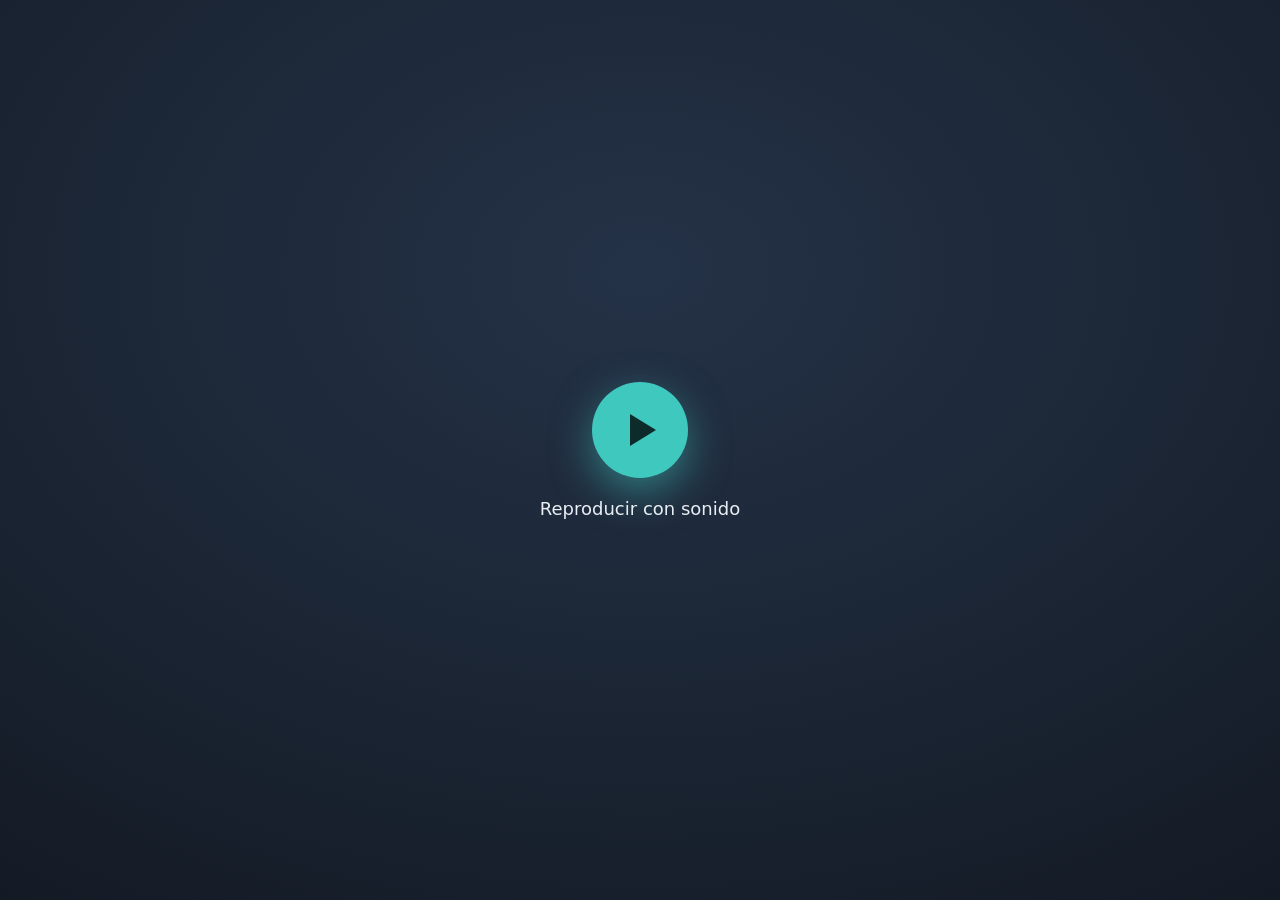
<file: web/ÁPICE-video-carga-de-causa.html>
<!DOCTYPE html>
<html lang="es"><head><meta charset="UTF-8">
<meta name="viewport" content="width=device-width,initial-scale=1">
<title>ÁPICE · Cargar una causa</title>
<style>
  :root{--navy:#1C2433;--teal:#3FC8BD;--blue:#356E94;--ink:#E8EEF3;--mut:#9DB0BE;--line:#e3e9ee}
  *{margin:0;padding:0;box-sizing:border-box}
  html,body{height:100%;background:#0d1117;overflow:hidden;font-family:"Segoe UI",system-ui,-apple-system,Arial,sans-serif}
  #stage{position:fixed;inset:0;background:radial-gradient(120% 120% at 50% 30%,#243247 0%,#141b26 60%,#0d1117 100%);overflow:hidden}
  .scene{position:absolute;inset:0;display:flex;flex-direction:column;align-items:center;justify-content:center;text-align:center;padding:5vw;opacity:0}
  .play .scene{animation-name:sc;animation-timing-function:cubic-bezier(.2,.7,.2,1);animation-fill-mode:both}
  @keyframes sc{0%{opacity:0;transform:translateY(24px) scale(.99)}10%{opacity:1;transform:none}85%{opacity:1;transform:none}100%{opacity:0;transform:translateY(-14px) scale(1.01)}}
  h1{color:var(--ink);font-weight:700;line-height:1.15;font-size:clamp(26px,5vw,58px);letter-spacing:-.01em}
  h1 .em{color:var(--teal)}
  .kick{color:var(--teal);letter-spacing:.28em;text-transform:uppercase;font-size:clamp(11px,1.7vw,15px);font-weight:700;margin-bottom:16px}
  .sub{color:var(--mut);font-size:clamp(16px,2.3vw,24px);margin-top:16px;max-width:40ch}
  /* app mock */
  .app{width:min(430px,86vw);background:#fff;border-radius:20px;box-shadow:0 30px 80px rgba(0,0,0,.45);overflow:hidden;text-align:left}
  .app .bar{background:var(--navy);color:#fff;padding:14px 18px;font-weight:700;display:flex;align-items:center;gap:8px}
  .app .bar .dot{width:9px;height:9px;border-radius:50%;background:var(--teal)}
  .app .body{padding:18px 18px 22px}
  .fld{margin-bottom:12px;opacity:0}
  .fld small{display:block;color:#6b7a86;font-size:12px;font-weight:700;letter-spacing:.02em;margin-bottom:5px}
  .fld .inp{border:1px solid var(--line);border-radius:9px;padding:11px 12px;color:var(--navy);font-size:15px;font-weight:600;background:#fafcfd;min-height:42px}
  .play .f1{animation:pop .5s ease forwards;animation-delay:5.6s}
  .play .f2{animation:pop .5s ease forwards;animation-delay:6.4s}
  .play .f3{animation:pop .5s ease forwards;animation-delay:7.2s}
  .play .f4{animation:pop .5s ease forwards;animation-delay:8.0s}
  @keyframes pop{from{opacity:0;transform:translateY(10px)}to{opacity:1;transform:none}}
  .savebtn{background:var(--teal);color:#0d2b2a;font-weight:800;text-align:center;padding:13px;border-radius:10px;font-size:15px;opacity:0}
  .play .savebtn{animation:pop .5s ease forwards;animation-delay:9.0s}
  .okwrap{display:flex;flex-direction:column;align-items:center}
  .okc{width:120px;height:120px;border-radius:50%;background:rgba(63,200,189,.15);display:flex;align-items:center;justify-content:center;margin-bottom:18px}
  .okc svg{width:64px;height:64px}
  .okc path{stroke:var(--teal);stroke-width:9;fill:none;stroke-linecap:round;stroke-linejoin:round;stroke-dasharray:120;stroke-dashoffset:120}
  .play .okc path{animation:draw .7s ease forwards;animation-delay:13.4s}
  @keyframes draw{to{stroke-dashoffset:0}}
  .apex{width:clamp(80px,11vw,130px);filter:drop-shadow(0 12px 34px rgba(63,200,189,.4))}
  .brandline{color:var(--mut);letter-spacing:.3em;text-transform:uppercase;font-size:clamp(11px,1.6vw,15px);margin-top:12px}
  .cta{margin-top:20px;color:var(--navy);background:var(--teal);font-weight:700;font-size:clamp(15px,2.2vw,22px);padding:14px 28px;border-radius:999px;display:inline-block}
  #startBtn{position:fixed;inset:0;z-index:20;display:flex;flex-direction:column;align-items:center;justify-content:center;background:radial-gradient(120% 120% at 50% 30%,#243247,#0d1117);cursor:pointer}
  #startBtn .pb{width:96px;height:96px;border-radius:50%;background:var(--teal);display:flex;align-items:center;justify-content:center;box-shadow:0 14px 40px rgba(63,200,189,.5)}
  #startBtn .pb:before{content:"";border-left:26px solid #0d2b2a;border-top:16px solid transparent;border-bottom:16px solid transparent;margin-left:6px}
  #startBtn span{color:var(--ink);margin-top:20px;font-size:18px}
  #replay{position:fixed;right:18px;bottom:16px;z-index:9;background:rgba(255,255,255,.08);color:#cfe;border:1px solid rgba(255,255,255,.18);border-radius:999px;padding:9px 16px;font-size:13px;cursor:pointer;font-family:inherit}
  .hint{position:fixed;left:18px;bottom:16px;z-index:9;color:#5b6b7a;font-size:12px}
</style></head>
<body>
<audio id="bgm" src="musica-apice.mp3" preload="auto"></audio>
<div id="stage">

  <div class="scene" style="animation-duration:4s;animation-delay:0s">
    <div class="kick">ÁPICE · Cargar una causa</div>
    <h1>Una causa nueva,<br><span class="em">en menos de un minuto.</span></h1>
  </div>

  <div class="scene" style="animation-duration:9s;animation-delay:4s">
    <div class="app">
      <div class="bar"><span class="dot"></span>Nueva causa</div>
      <div class="body">
        <div class="fld f1"><small>CARÁTULA</small><div class="inp">Pérez c/ González s/ Daños</div></div>
        <div class="fld f2"><small>CLIENTE</small><div class="inp">Juan Pérez</div></div>
        <div class="fld f3"><small>FUERO / JUZGADO</small><div class="inp">Civil y Comercial · Juzgado N° 2</div></div>
        <div class="fld f4"><small>ESTADO</small><div class="inp">En trámite</div></div>
        <div class="savebtn">Guardar causa</div>
      </div>
    </div>
  </div>

  <div class="scene" style="animation-duration:4s;animation-delay:13s">
    <div class="okwrap">
      <div class="okc"><svg viewBox="0 0 100 100"><path d="M25 52 L44 71 L77 32"/></svg></div>
      <h1>¡Guardada!</h1>
      <div class="sub">Con sus documentos, movimientos y plazos, todo junto.</div>
    </div>
  </div>

  <div class="scene" style="animation-duration:4s;animation-delay:17s">
    <h1>Desde la compu<br>o el <span class="em">celular.</span></h1>
    <div class="sub">Sin planillas, sin papeles sueltos.</div>
  </div>

  <div class="scene" style="animation-duration:6s;animation-delay:21s">
    <svg class="apex" viewBox="0 0 512 512" xmlns="http://www.w3.org/2000/svg" aria-label="ÁPICE">
      <defs><linearGradient id="g" x1="120" y1="130" x2="392" y2="382" gradientUnits="userSpaceOnUse">
        <stop offset="0" stop-color="#3FC8BD"/><stop offset="1" stop-color="#356E94"/></linearGradient></defs>
      <rect x="6" y="6" width="500" height="500" rx="96" fill="#1C2433"/>
      <path d="M256 130 L392 382 L120 382 Z" fill="url(#g)"/>
      <path d="M256 235 L333 382 L179 382 Z" fill="#23436E"/>
      <path d="M256 130 L272 281 L207 382 L120 382 Z" fill="#46D2C6" opacity=".85"/>
    </svg>
    <div class="brandline">Gestión Jurídica Inteligente</div>
    <div class="cta">Probá ÁPICE gratis</div>
  </div>

</div>
<div id="startBtn" onclick="start()"><div class="pb"></div><span>Reproducir con sonido</span></div>
<button id="replay" onclick="start()">↻ Reproducir de nuevo</button>
<div class="hint">Consejo: F11 para pantalla completa · grabá la pantalla mientras corre</div>
<script>
  var bgm=document.getElementById('bgm'), fade;
  function fadeOut(){ if(!bgm)return; var iv=setInterval(function(){ bgm.volume=Math.max(0,bgm.volume-0.06); if(bgm.volume<=0){clearInterval(iv);bgm.pause();} },120); }
  function start(){
    var sb=document.getElementById('startBtn'); if(sb)sb.style.display='none';
    var s=document.getElementById('stage'); s.classList.remove('play'); void s.offsetWidth; s.classList.add('play');
    if(bgm){ try{ bgm.pause(); bgm.currentTime=0; bgm.volume=0.85; bgm.play(); }catch(e){} }
    clearTimeout(fade); fade=setTimeout(fadeOut, 24000);
  }
</script>
</body></html>
</file>
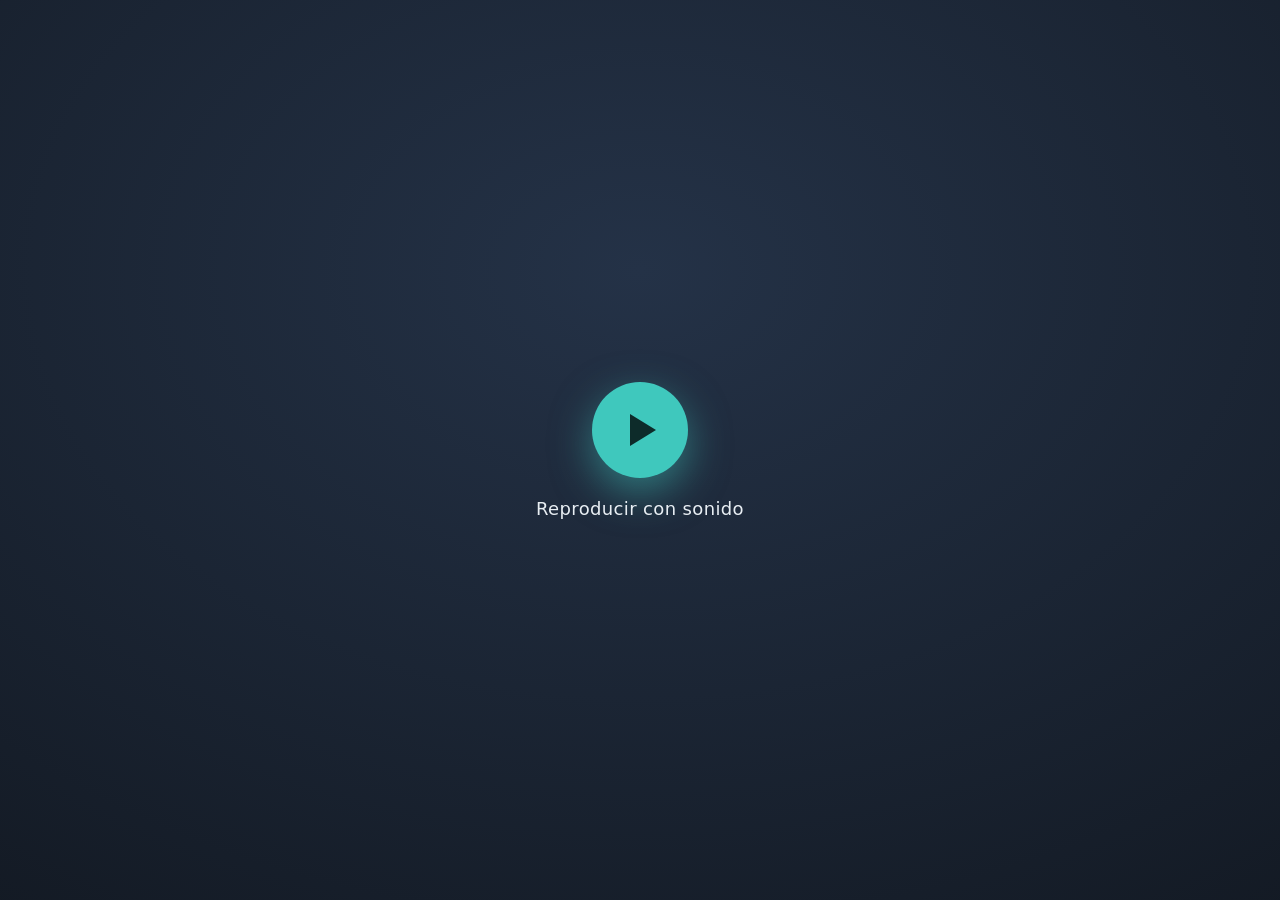
<file: web/ÁPICE-video-comercial.html>
<!DOCTYPE html>
<html lang="es"><head><meta charset="UTF-8">
<meta name="viewport" content="width=device-width,initial-scale=1">
<title>ÁPICE · Video comercial</title>
<style>
  :root{--navy:#1C2433;--teal:#3FC8BD;--blue:#356E94;--ink:#E8EEF3;--mut:#9DB0BE}
  *{margin:0;padding:0;box-sizing:border-box}
  html,body{height:100%;background:#0d1117;overflow:hidden;font-family:"Segoe UI",system-ui,-apple-system,Arial,sans-serif}
  #stage{position:fixed;inset:0;background:radial-gradient(120% 120% at 50% 30%,#243247 0%,#141b26 60%,#0d1117 100%);overflow:hidden}
  .scene{position:absolute;inset:0;display:flex;flex-direction:column;align-items:center;justify-content:center;text-align:center;padding:6vw;opacity:0}
  .play .scene{animation-name:sc;animation-timing-function:cubic-bezier(.2,.7,.2,1);animation-fill-mode:both}
  @keyframes sc{0%{opacity:0;transform:translateY(26px) scale(.99)}9%{opacity:1;transform:none}86%{opacity:1;transform:none}100%{opacity:0;transform:translateY(-16px) scale(1.01)}}
  h1{color:var(--ink);font-weight:700;line-height:1.15;font-size:clamp(28px,5.4vw,64px);letter-spacing:-.01em}
  h1 .em{color:var(--teal)}
  .chaos{margin-top:30px;max-width:60ch}
  .chaos span{display:inline-block;color:#8496a6;font-size:clamp(16px,2.4vw,27px);margin:9px 16px;opacity:0}
  .play .s1 .chaos span{animation:flo .7s ease forwards}
  @keyframes flo{0%{opacity:0;transform:translateY(12px)}100%{opacity:.9;transform:none}}
  .s1 .chaos span:nth-child(1){animation-delay:.5s}.s1 .chaos span:nth-child(2){animation-delay:1.2s}
  .s1 .chaos span:nth-child(3){animation-delay:1.9s}.s1 .chaos span:nth-child(4){animation-delay:2.6s}
  .s1 .chaos span:nth-child(5){animation-delay:3.3s}
  .tagbig{font-size:clamp(30px,6.5vw,76px);letter-spacing:.14em;font-weight:700}
  .cta{margin-top:22px;color:var(--navy);background:var(--teal);font-weight:700;font-size:clamp(15px,2.3vw,23px);padding:15px 30px;border-radius:999px;display:inline-block}
  .brandline{color:var(--mut);letter-spacing:.34em;text-transform:uppercase;font-size:clamp(11px,1.6vw,15px);margin-top:14px}
  .apex{width:clamp(96px,14vw,168px);height:auto;filter:drop-shadow(0 12px 34px rgba(63,200,189,.4))}
  .apex-sm{width:clamp(76px,10vw,120px);margin-bottom:14px}
  .apex .p{transform-box:fill-box;transform-origin:center}
  .play #aBase{animation:aBase .66s cubic-bezier(.16,.84,.30,1) both;animation-delay:23.7s}
  .play #aNavy{animation:aNavy .62s cubic-bezier(.16,.84,.30,1) both;animation-delay:23.95s}
  .play #aLite{animation:aLite .58s cubic-bezier(.16,.84,.30,1) both;animation-delay:24.15s}
  .play #aFlash{transform-box:fill-box;transform-origin:center;animation:aFlash .8s cubic-bezier(.2,.7,.3,1) both;animation-delay:24.85s}
  @keyframes aBase{from{opacity:0;transform:translateY(200px) scale(.94)}to{opacity:1;transform:none}}
  @keyframes aNavy{from{opacity:0;transform:translateX(180px) rotate(10deg)}to{opacity:1;transform:none}}
  @keyframes aLite{from{opacity:0;transform:translateX(-185px)}to{opacity:.85;transform:none}}
  @keyframes aFlash{0%{opacity:0;transform:scale(.15)}35%{opacity:.95;transform:scale(1)}100%{opacity:0;transform:scale(2.6)}}
  .play .slogo .word{opacity:0;animation:wIn .7s ease both;animation-delay:25.2s}
  @keyframes wIn{from{opacity:0;transform:translateY(10px)}to{opacity:1;transform:none}}
  #startBtn{position:fixed;inset:0;z-index:20;display:flex;flex-direction:column;align-items:center;justify-content:center;background:radial-gradient(120% 120% at 50% 30%,#243247,#0d1117);cursor:pointer}
  #startBtn .pb{width:96px;height:96px;border-radius:50%;background:var(--teal);display:flex;align-items:center;justify-content:center;box-shadow:0 14px 40px rgba(63,200,189,.5)}
  #startBtn .pb:before{content:"";border-left:26px solid #0d2b2a;border-top:16px solid transparent;border-bottom:16px solid transparent;margin-left:6px}
  #startBtn span{color:var(--ink);margin-top:20px;font-size:18px;letter-spacing:.02em}
  #replay{position:fixed;right:18px;bottom:16px;z-index:9;background:rgba(255,255,255,.08);color:#cfe;border:1px solid rgba(255,255,255,.18);border-radius:999px;padding:9px 16px;font-size:13px;cursor:pointer;font-family:inherit}
  #replay:hover{background:rgba(255,255,255,.16)}
  .hint{position:fixed;left:18px;bottom:16px;z-index:9;color:#5b6b7a;font-size:12px}
</style></head>
<body>
<audio id="bgm" src="musica-apice.mp3" preload="auto"></audio>
<div id="stage">

  <div class="scene s1" style="animation-duration:8s;animation-delay:0s">
    <h1>El día a día en un<br>estudio jurídico</h1>
    <div class="chaos">
      <span>expedientes por todos lados</span><span>· plazos ·</span><span>llamados</span><span>· “¿cómo va mi causa?” ·</span><span>papeles</span>
    </div>
  </div>

  <div class="scene" style="animation-duration:4s;animation-delay:8s">
    <h1>Plazos que <span class="em">no</span> se pueden perder.</h1>
  </div>

  <div class="scene" style="animation-duration:4s;animation-delay:12s">
    <h1>Clientes que llaman,<br>una y otra vez.</h1>
  </div>

  <div class="scene" style="animation-duration:4s;animation-delay:16s">
    <h1>Y vos, con poco tiempo<br>para todo.</h1>
  </div>

  <div class="scene" style="animation-duration:3.5s;animation-delay:20s">
    <h1>Respirá.<br>Hay una forma más simple.</h1>
  </div>

  <div class="scene slogo" style="animation-duration:6s;animation-delay:23.5s">
    <svg class="apex" viewBox="0 0 512 512" xmlns="http://www.w3.org/2000/svg" aria-label="ÁPICE">
      <defs><linearGradient id="g" x1="120" y1="130" x2="392" y2="382" gradientUnits="userSpaceOnUse">
        <stop offset="0" stop-color="#3FC8BD"/><stop offset="1" stop-color="#356E94"/></linearGradient></defs>
      <rect x="6" y="6" width="500" height="500" rx="96" fill="#1C2433"/>
      <path id="aBase" class="p" d="M256 130 L392 382 L120 382 Z" fill="url(#g)"/>
      <path id="aNavy" class="p" d="M256 235 L333 382 L179 382 Z" fill="#23436E"/>
      <path id="aLite" class="p" d="M256 130 L272 281 L207 382 L120 382 Z" fill="#46D2C6" opacity=".85"/>
      <circle id="aFlash" cx="256" cy="130" r="70" fill="#eafcff"/>
    </svg>
    <h1 class="word" style="font-size:clamp(40px,8vw,90px);letter-spacing:.06em;margin-top:18px">ÁPICE</h1>
  </div>

  <div class="scene" style="animation-duration:4s;animation-delay:29.5s">
    <h1>Todo tu estudio,<br><span class="em">en un solo lugar.</span></h1>
  </div>

  <div class="scene" style="animation-duration:4s;animation-delay:33.5s">
    <h1>Tus plazos,<br><span class="em">bajo control.</span></h1>
  </div>

  <div class="scene" style="animation-duration:4s;animation-delay:37.5s">
    <h1>Tu cliente, informado.<br><span class="em">Sin llamarte.</span></h1>
  </div>

  <div class="scene" style="animation-duration:4s;animation-delay:41.5s">
    <h1 style="font-size:clamp(24px,4.4vw,52px);color:var(--mut)">Más orden. Menos estrés.<br><span style="color:var(--ink)">Mejor imagen profesional.</span></h1>
  </div>

  <div class="scene" style="animation-duration:7s;animation-delay:45.5s">
    <svg class="apex apex-sm" viewBox="0 0 512 512" xmlns="http://www.w3.org/2000/svg" aria-label="ÁPICE">
      <defs><linearGradient id="g2" x1="120" y1="130" x2="392" y2="382" gradientUnits="userSpaceOnUse">
        <stop offset="0" stop-color="#3FC8BD"/><stop offset="1" stop-color="#356E94"/></linearGradient></defs>
      <rect x="6" y="6" width="500" height="500" rx="96" fill="#1C2433"/>
      <path d="M256 130 L392 382 L120 382 Z" fill="url(#g2)"/>
      <path d="M256 235 L333 382 L179 382 Z" fill="#23436E"/>
      <path d="M256 130 L272 281 L207 382 L120 382 Z" fill="#46D2C6" opacity=".85"/>
    </svg>
    <h1 class="tagbig">ÁPICE</h1>
    <div class="brandline">Gestión Jurídica Inteligente</div>
    <div class="cta">Solicitá tu prueba gratuita hoy</div>
  </div>

</div>

<div id="startBtn" onclick="start()"><div class="pb"></div><span>Reproducir con sonido</span></div>
<button id="replay" onclick="start()">↻ Reproducir de nuevo</button>
<div class="hint">Consejo: F11 para pantalla completa · grabá la pantalla mientras corre</div>
<script>
  var bgm=document.getElementById('bgm'), fade;
  function fadeOut(){ if(!bgm)return; var iv=setInterval(function(){ bgm.volume=Math.max(0,bgm.volume-0.06); if(bgm.volume<=0){clearInterval(iv);bgm.pause();} },120); }
  function start(){
    var sb=document.getElementById('startBtn'); if(sb)sb.style.display='none';
    var s=document.getElementById('stage'); s.classList.remove('play'); void s.offsetWidth; s.classList.add('play');
    if(bgm){ try{ bgm.pause(); bgm.currentTime=0; bgm.volume=0.85; bgm.play(); }catch(e){} }
    clearTimeout(fade); fade=setTimeout(fadeOut, 50000);
  }
</script>
</body></html>
</file>
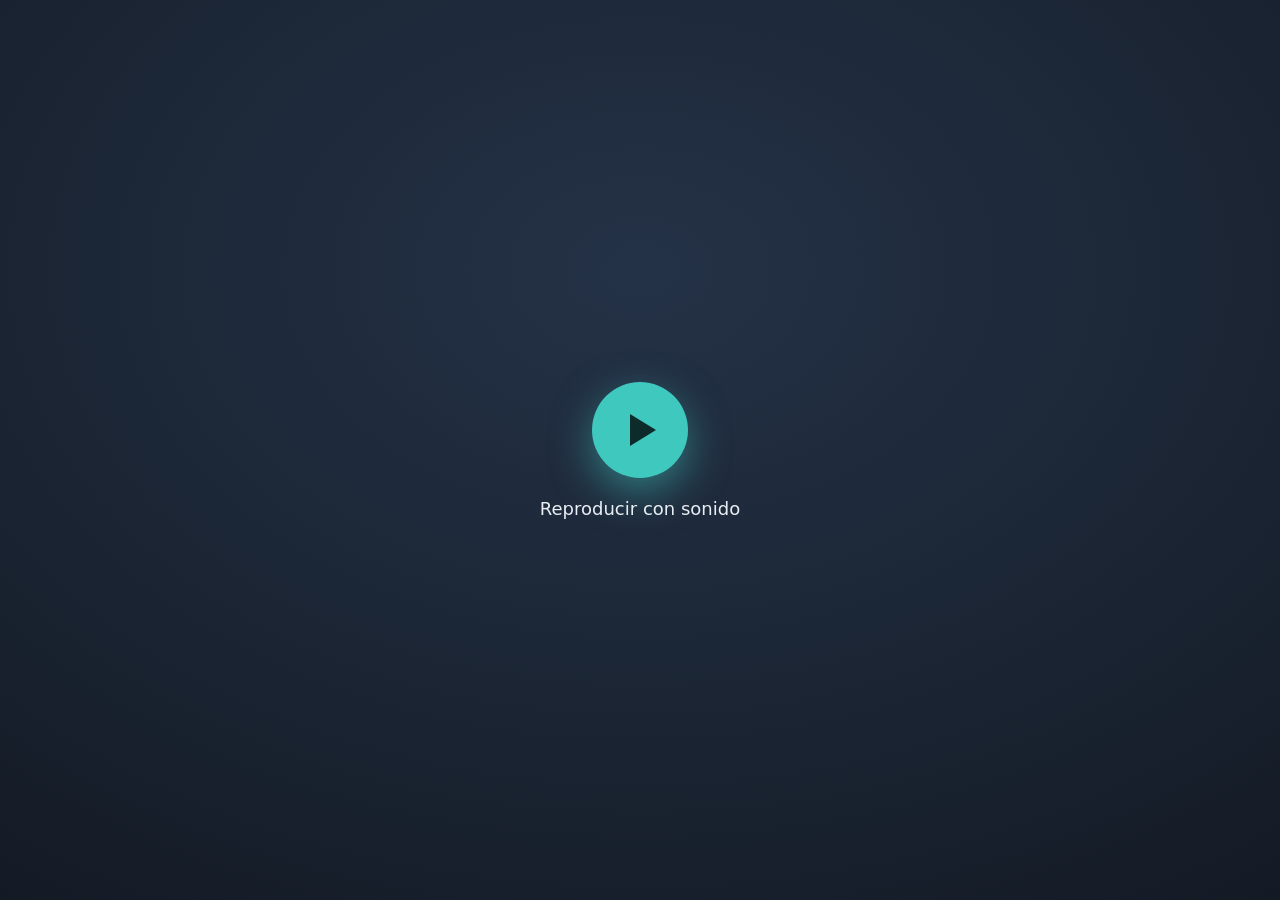
<file: web/ÁPICE-video-honorarios.html>
<!DOCTYPE html>
<html lang="es"><head><meta charset="UTF-8">
<meta name="viewport" content="width=device-width,initial-scale=1">
<title>ÁPICE · Honorarios y gastos</title>
<style>
  :root{--navy:#1C2433;--teal:#3FC8BD;--blue:#356E94;--ink:#E8EEF3;--mut:#9DB0BE;--line:#e3e9ee}
  *{margin:0;padding:0;box-sizing:border-box}
  html,body{height:100%;background:#0d1117;overflow:hidden;font-family:"Segoe UI",system-ui,-apple-system,Arial,sans-serif}
  #stage{position:fixed;inset:0;background:radial-gradient(120% 120% at 50% 30%,#243247 0%,#141b26 60%,#0d1117 100%);overflow:hidden}
  .scene{position:absolute;inset:0;display:flex;flex-direction:column;align-items:center;justify-content:center;text-align:center;padding:5vw;opacity:0}
  .play .scene{animation-name:sc;animation-timing-function:cubic-bezier(.2,.7,.2,1);animation-fill-mode:both}
  @keyframes sc{0%{opacity:0;transform:translateY(24px) scale(.99)}8%{opacity:1;transform:none}88%{opacity:1;transform:none}100%{opacity:0;transform:translateY(-14px) scale(1.01)}}
  h1{color:var(--ink);font-weight:700;line-height:1.15;font-size:clamp(26px,5vw,58px);letter-spacing:-.01em}
  h1 .em{color:var(--teal)}
  .kick{color:var(--teal);letter-spacing:.28em;text-transform:uppercase;font-size:clamp(11px,1.7vw,15px);font-weight:700;margin-bottom:16px}
  .sub{color:var(--mut);font-size:clamp(16px,2.3vw,24px);margin-top:16px;max-width:42ch}
  /* generic app card */
  .app{width:min(430px,86vw);background:#fff;border-radius:20px;box-shadow:0 30px 80px rgba(0,0,0,.45);overflow:hidden;text-align:left}
  .app .bar{background:var(--navy);color:#fff;padding:13px 18px;font-weight:700;font-size:14px;display:flex;justify-content:space-between;align-items:center}
  .app .bar .pill{background:var(--teal);color:#0d2b2a;font-size:11px;font-weight:800;padding:3px 10px;border-radius:999px}
  .app .body{padding:14px 16px 20px}
  .li{display:flex;justify-content:space-between;align-items:center;padding:11px 4px;border-bottom:1px solid var(--line);opacity:0;transform:translateY(10px)}
  .li .l{color:var(--navy);font-weight:600;font-size:14.5px}
  .li .l small{display:block;color:#8a97a2;font-weight:500;font-size:12px}
  .li .l .tag{display:inline-block;font-size:10.5px;font-weight:800;letter-spacing:.03em;padding:1px 7px;border-radius:999px;margin-right:6px;vertical-align:1px}
  .tag.hon{background:rgba(53,110,148,.15);color:#2f5f80}
  .tag.gas{background:rgba(201,138,47,.15);color:#b5781f}
  .li .a{font-weight:800;font-size:15px;color:var(--navy);white-space:nowrap}
  .li .a small{display:block;font-weight:700;font-size:11px}
  .li .a .paid{color:var(--teal)}.li .a .due{color:#c98a2f}
  .play .l1{animation:pop .5s ease forwards;animation-delay:5.6s}
  .play .l2{animation:pop .5s ease forwards;animation-delay:6.3s}
  .play .l3{animation:pop .5s ease forwards;animation-delay:7.0s}
  .play .l4{animation:pop .5s ease forwards;animation-delay:7.7s}
  @keyframes pop{to{opacity:1;transform:none}}
  /* dashboard two figures */
  .dash{display:flex;gap:16px;flex-wrap:wrap;justify-content:center;width:min(560px,90vw)}
  .kpi{flex:1;min-width:170px;background:#fff;border-radius:18px;padding:22px 20px;box-shadow:0 24px 60px rgba(0,0,0,.4);text-align:left;opacity:0;transform:translateY(14px)}
  .kpi .lbl{font-size:12.5px;font-weight:800;letter-spacing:.06em;text-transform:uppercase;color:#6b7a86}
  .kpi .big{font-size:clamp(28px,5vw,42px);font-weight:800;margin-top:6px}
  .kpi.cob .big{color:var(--teal)}.kpi.pen .big{color:#c98a2f}
  .kpi .foot{font-size:12.5px;color:#8a97a2;margin-top:6px}
  .play .kA{animation:pop .6s ease forwards;animation-delay:.5s}
  .play .kB{animation:pop .6s ease forwards;animation-delay:1.3s}
  /* client portal mini */
  .portal{width:min(390px,84vw);background:#fff;border-radius:20px;box-shadow:0 30px 80px rgba(0,0,0,.45);overflow:hidden;text-align:left}
  .portal .pbar{background:var(--navy);color:#fff;padding:12px 16px;font-weight:700;font-size:13px}
  .portal .pbody{padding:14px 16px 18px}
  .prow{background:#f6f9fa;border-radius:11px;padding:11px 13px;margin-bottom:9px}
  .prow small{color:#6b7a86;font-size:11px;font-weight:700}
  .prow .v{color:var(--navy);font-weight:600;font-size:14px;margin-top:3px}
  .prow.ok{background:rgba(63,200,189,.13)}
  .apex{width:clamp(80px,11vw,130px);filter:drop-shadow(0 12px 34px rgba(63,200,189,.4))}
  .brandline{color:var(--mut);letter-spacing:.3em;text-transform:uppercase;font-size:clamp(11px,1.6vw,15px);margin-top:12px}
  .cta{margin-top:20px;color:var(--navy);background:var(--teal);font-weight:700;font-size:clamp(15px,2.2vw,22px);padding:14px 28px;border-radius:999px;display:inline-block}
  #startBtn{position:fixed;inset:0;z-index:20;display:flex;flex-direction:column;align-items:center;justify-content:center;background:radial-gradient(120% 120% at 50% 30%,#243247,#0d1117);cursor:pointer}
  #startBtn .pb{width:96px;height:96px;border-radius:50%;background:var(--teal);display:flex;align-items:center;justify-content:center;box-shadow:0 14px 40px rgba(63,200,189,.5)}
  #startBtn .pb:before{content:"";border-left:26px solid #0d2b2a;border-top:16px solid transparent;border-bottom:16px solid transparent;margin-left:6px}
  #startBtn span{color:var(--ink);margin-top:20px;font-size:18px}
  #replay{position:fixed;right:18px;bottom:16px;z-index:9;background:rgba(255,255,255,.08);color:#cfe;border:1px solid rgba(255,255,255,.18);border-radius:999px;padding:9px 16px;font-size:13px;cursor:pointer;font-family:inherit}
  .hint{position:fixed;left:18px;bottom:16px;z-index:9;color:#5b6b7a;font-size:12px}
</style></head>
<body>
<audio id="bgm" src="musica-apice.mp3" preload="auto"></audio>
<div id="stage">

  <div class="scene" style="animation-duration:4.5s;animation-delay:0s">
    <div class="kick">ÁPICE · Honorarios y gastos</div>
    <h1>Todo el dinero de la causa,<br><span class="em">en un solo lugar.</span></h1>
  </div>

  <div class="scene" style="animation-duration:4s;animation-delay:4.5s">
    <h1>Registrás honorarios<br><span class="em">y gastos del proceso.</span></h1>
    <div class="sub">Tasas, cédulas, pericias, movilidad… todo queda anotado.</div>
  </div>

  <div class="scene" style="animation-duration:9s;animation-delay:8.5s">
    <div class="app">
      <div class="bar"><span>Pérez c/ González · Movimientos</span><span class="pill">LIBRO AL DÍA</span></div>
      <div class="body">
        <div class="li l1"><div class="l"><span class="tag hon">HONORARIOS</span>Anticipo de honorarios<small>Recibo N° 0012 · 05/07</small></div><div class="a">$ 900.000<small class="paid">Cobrado</small></div></div>
        <div class="li l2"><div class="l"><span class="tag gas">GASTO</span>Tasa de justicia<small>Comprobante · 06/07</small></div><div class="a">$ 320.000<small class="paid">Pagado</small></div></div>
        <div class="li l3"><div class="l"><span class="tag gas">GASTO</span>Cédulas y diligencias<small>Comprobante · 09/07</small></div><div class="a">$ 145.000<small class="paid">Pagado</small></div></div>
        <div class="li l4"><div class="l"><span class="tag hon">HONORARIOS</span>Saldo de honorarios<small>Convenio · cuota 2 de 3</small></div><div class="a">$ 1.600.000<small class="due">Pendiente</small></div></div>
      </div>
    </div>
  </div>

  <div class="scene" style="animation-duration:5.5s;animation-delay:17.5s">
    <div class="kick" style="margin-bottom:26px">De un vistazo sabés cómo venís</div>
    <div class="dash">
      <div class="kpi cob kA"><div class="lbl">Cobrado</div><div class="big">$ 1.365.000</div><div class="foot">Honorarios + gastos recuperados</div></div>
      <div class="kpi pen kB"><div class="lbl">Pendiente de cobro</div><div class="big">$ 1.600.000</div><div class="foot">Lo que todavía te deben</div></div>
    </div>
  </div>

  <div class="scene" style="animation-duration:4.5s;animation-delay:23s">
    <h1>Y tu cliente<br><span class="em">también lo ve.</span></h1>
    <div class="sub">Con transparencia. Tu cliente confía más y tu estudio queda prolijo.</div>
  </div>

  <div class="scene" style="animation-duration:6.5s;animation-delay:27.5s">
    <div class="portal">
      <div class="pbar">Portal del cliente · Juan Pérez</div>
      <div class="pbody">
        <div class="prow ok"><small>HONORARIOS</small><div class="v">Anticipo pagado · Saldo en 3 cuotas</div></div>
        <div class="prow"><small>GASTOS DEL PROCESO</small><div class="v">Tasa de justicia y cédulas · con comprobante</div></div>
        <div class="prow"><small>TU SALDO</small><div class="v">Cuota 2 de 3 · vence 10/08</div></div>
      </div>
    </div>
  </div>

  <div class="scene" style="animation-duration:4s;animation-delay:34s">
    <h1 style="font-size:clamp(24px,4.2vw,50px);color:var(--mut)">Recibos numerados, libro al día.<br><span style="color:var(--ink)">Tus números, siempre claros.</span></h1>
  </div>

  <div class="scene" style="animation-duration:6s;animation-delay:38s">
    <svg class="apex" viewBox="0 0 512 512" xmlns="http://www.w3.org/2000/svg" aria-label="ÁPICE">
      <defs><linearGradient id="g" x1="120" y1="130" x2="392" y2="382" gradientUnits="userSpaceOnUse">
        <stop offset="0" stop-color="#3FC8BD"/><stop offset="1" stop-color="#356E94"/></linearGradient></defs>
      <rect x="6" y="6" width="500" height="500" rx="96" fill="#1C2433"/>
      <path d="M256 130 L392 382 L120 382 Z" fill="url(#g)"/>
      <path d="M256 235 L333 382 L179 382 Z" fill="#23436E"/>
      <path d="M256 130 L272 281 L207 382 L120 382 Z" fill="#46D2C6" opacity=".85"/>
    </svg>
    <div class="brandline">Gestión Jurídica Inteligente</div>
    <div class="cta">Probá ÁPICE gratis</div>
  </div>

</div>
<div id="startBtn" onclick="start()"><div class="pb"></div><span>Reproducir con sonido</span></div>
<button id="replay" onclick="start()">↻ Reproducir de nuevo</button>
<div class="hint">Consejo: F11 para pantalla completa · grabá la pantalla mientras corre</div>
<script>
  var bgm=document.getElementById('bgm'), fade;
  function fadeOut(){ if(!bgm)return; var iv=setInterval(function(){ bgm.volume=Math.max(0,bgm.volume-0.06); if(bgm.volume<=0){clearInterval(iv);bgm.pause();} },120); }
  function start(){
    var sb=document.getElementById('startBtn'); if(sb)sb.style.display='none';
    var s=document.getElementById('stage'); s.classList.remove('play'); void s.offsetWidth; s.classList.add('play');
    if(bgm){ try{ bgm.pause(); bgm.currentTime=0; bgm.volume=0.85; bgm.play(); }catch(e){} }
    clearTimeout(fade); fade=setTimeout(fadeOut, 42000);
  }
</script>
</body></html>
</file>
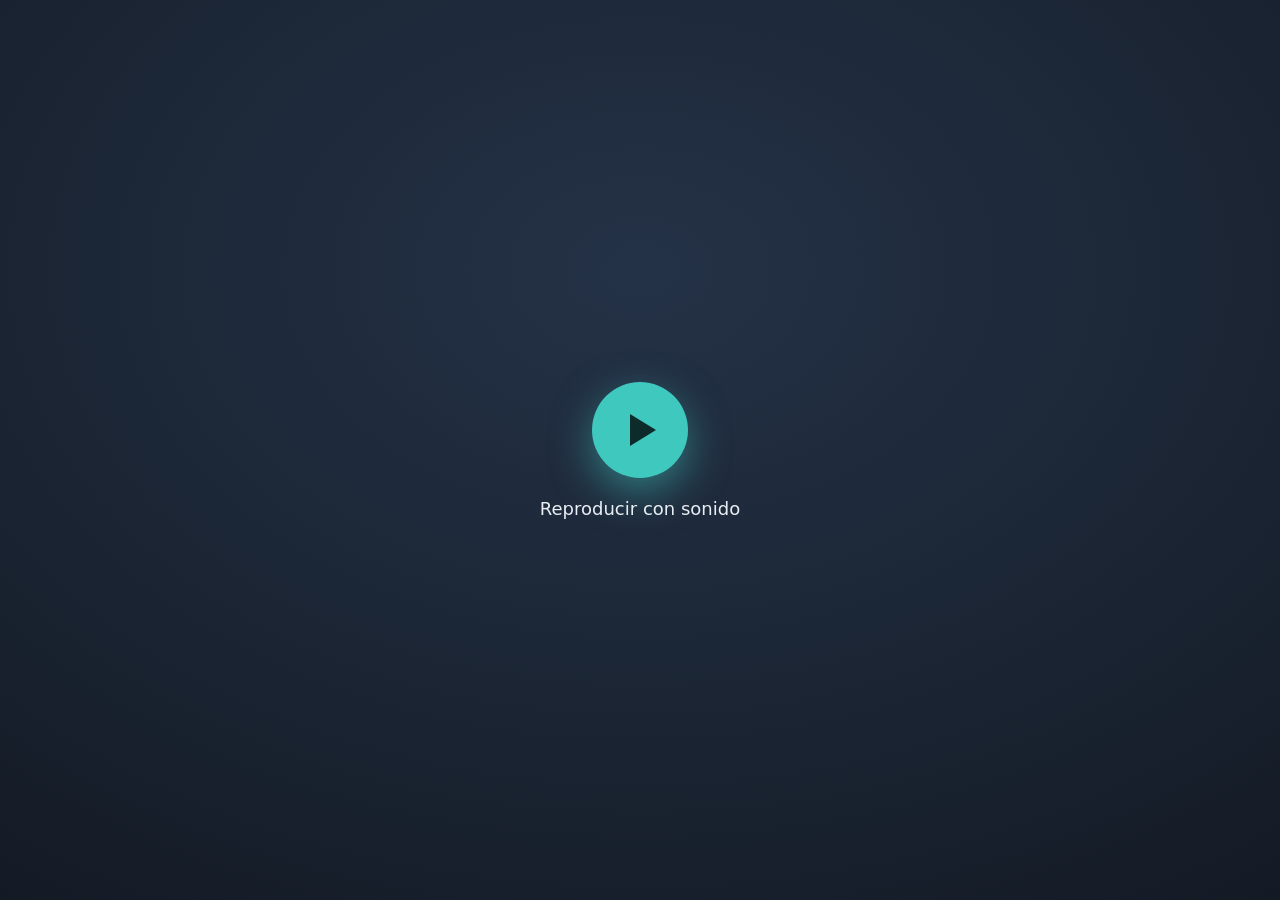
<file: web/ÁPICE-video-plazos-y-caducidad.html>
<!DOCTYPE html>
<html lang="es"><head><meta charset="UTF-8">
<meta name="viewport" content="width=device-width,initial-scale=1">
<title>ÁPICE · Control de plazos</title>
<style>
  :root{--navy:#1C2433;--teal:#3FC8BD;--blue:#356E94;--ink:#E8EEF3;--mut:#9DB0BE;--line:#e3e9ee}
  *{margin:0;padding:0;box-sizing:border-box}
  html,body{height:100%;background:#0d1117;overflow:hidden;font-family:"Segoe UI",system-ui,-apple-system,Arial,sans-serif}
  #stage{position:fixed;inset:0;background:radial-gradient(120% 120% at 50% 30%,#243247 0%,#141b26 60%,#0d1117 100%);overflow:hidden}
  .scene{position:absolute;inset:0;display:flex;flex-direction:column;align-items:center;justify-content:center;text-align:center;padding:5vw;opacity:0}
  .play .scene{animation-name:sc;animation-timing-function:cubic-bezier(.2,.7,.2,1);animation-fill-mode:both}
  @keyframes sc{0%{opacity:0;transform:translateY(24px) scale(.99)}10%{opacity:1;transform:none}85%{opacity:1;transform:none}100%{opacity:0;transform:translateY(-14px) scale(1.01)}}
  h1{color:var(--ink);font-weight:700;line-height:1.15;font-size:clamp(26px,5vw,58px);letter-spacing:-.01em}
  h1 .em{color:var(--teal)}
  .warn{color:#ffcf6b}
  .kick{color:var(--teal);letter-spacing:.28em;text-transform:uppercase;font-size:clamp(11px,1.7vw,15px);font-weight:700;margin-bottom:16px}
  .sub{color:var(--mut);font-size:clamp(16px,2.3vw,24px);margin-top:16px;max-width:42ch}
  /* phone notification mock */
  .phone{width:min(400px,84vw);background:#0f1620;border:1px solid rgba(255,255,255,.09);border-radius:26px;padding:18px 16px 22px;box-shadow:0 30px 80px rgba(0,0,0,.5)}
  .phone .top{color:#61707e;font-size:12px;text-align:center;margin-bottom:14px;letter-spacing:.04em}
  .notif{background:#fff;border-radius:14px;padding:14px;display:flex;gap:12px;align-items:flex-start;text-align:left;margin-bottom:12px;opacity:0;transform:translateY(14px)}
  .notif .ico{width:40px;height:40px;border-radius:11px;background:var(--navy);flex:none;display:flex;align-items:center;justify-content:center;font-size:20px}
  .notif b{color:var(--navy);font-size:14.5px}
  .notif p{color:#5c6b78;font-size:13px;margin-top:2px}
  .notif .t{color:#9aa8b4;font-size:11px;margin-top:6px}
  .play .n1{animation:slideIn .6s cubic-bezier(.2,.8,.2,1) forwards;animation-delay:5.4s}
  .play .n2{animation:slideIn .6s cubic-bezier(.2,.8,.2,1) forwards;animation-delay:6.6s}
  .play .n3{animation:slideIn .6s cubic-bezier(.2,.8,.2,1) forwards;animation-delay:7.8s}
  @keyframes slideIn{to{opacity:1;transform:none}}
  .red{border-left:5px solid #e07a7a}.amber{border-left:5px solid #e6b34d}.green{border-left:5px solid var(--teal)}
  .apex{width:clamp(80px,11vw,130px);filter:drop-shadow(0 12px 34px rgba(63,200,189,.4))}
  .brandline{color:var(--mut);letter-spacing:.3em;text-transform:uppercase;font-size:clamp(11px,1.6vw,15px);margin-top:12px}
  .cta{margin-top:20px;color:var(--navy);background:var(--teal);font-weight:700;font-size:clamp(15px,2.2vw,22px);padding:14px 28px;border-radius:999px;display:inline-block}
  #startBtn{position:fixed;inset:0;z-index:20;display:flex;flex-direction:column;align-items:center;justify-content:center;background:radial-gradient(120% 120% at 50% 30%,#243247,#0d1117);cursor:pointer}
  #startBtn .pb{width:96px;height:96px;border-radius:50%;background:var(--teal);display:flex;align-items:center;justify-content:center;box-shadow:0 14px 40px rgba(63,200,189,.5)}
  #startBtn .pb:before{content:"";border-left:26px solid #0d2b2a;border-top:16px solid transparent;border-bottom:16px solid transparent;margin-left:6px}
  #startBtn span{color:var(--ink);margin-top:20px;font-size:18px}
  #replay{position:fixed;right:18px;bottom:16px;z-index:9;background:rgba(255,255,255,.08);color:#cfe;border:1px solid rgba(255,255,255,.18);border-radius:999px;padding:9px 16px;font-size:13px;cursor:pointer;font-family:inherit}
  .hint{position:fixed;left:18px;bottom:16px;z-index:9;color:#5b6b7a;font-size:12px}
</style></head>
<body>
<audio id="bgm" src="musica-apice.mp3" preload="auto"></audio>
<div id="stage">

  <div class="scene" style="animation-duration:4s;animation-delay:0s">
    <div class="kick">ÁPICE · Plazos y caducidad</div>
    <h1>El plazo que se pasa<br><span class="warn">cuesta caro.</span></h1>
  </div>

  <div class="scene" style="animation-duration:4s;animation-delay:4s">
    <h1>ÁPICE te avisa <span class="em">antes.</span></h1>
    <div class="sub">En la app y también a tu celular.</div>
  </div>

  <div class="scene" style="animation-duration:9s;animation-delay:5s">
    <div class="phone">
      <div class="top">▲ Avisos de ÁPICE · hoy</div>
      <div class="notif n1 red"><div class="ico">⏰</div><div><b>Caducidad en 5 días</b><p>Pérez c/ González s/ Daños</p><div class="t">Presentá un escrito para interrumpir el plazo.</div></div></div>
      <div class="notif n2 amber"><div class="ico">📅</div><div><b>Audiencia mañana · 10:00</b><p>López c/ Distribuidora Sur</p><div class="t">Tribunales, Sala 3.</div></div></div>
      <div class="notif n3 green"><div class="ico">✅</div><div><b>Tarea del día</b><p>Contestar traslado · Gómez s/ Sucesión</p><div class="t">Vence hoy.</div></div></div>
    </div>
  </div>

  <div class="scene" style="animation-duration:4s;animation-delay:14s">
    <h1>Nada se te pasa.<br><span class="em">Dormís tranquilo.</span></h1>
  </div>

  <div class="scene" style="animation-duration:4s;animation-delay:18s">
    <h1 style="font-size:clamp(24px,4.2vw,50px);color:var(--mut)">Caducidad, audiencias y tareas<br><span style="color:var(--ink)">siempre bajo control.</span></h1>
  </div>

  <div class="scene" style="animation-duration:6s;animation-delay:22s">
    <svg class="apex" viewBox="0 0 512 512" xmlns="http://www.w3.org/2000/svg" aria-label="ÁPICE">
      <defs><linearGradient id="g" x1="120" y1="130" x2="392" y2="382" gradientUnits="userSpaceOnUse">
        <stop offset="0" stop-color="#3FC8BD"/><stop offset="1" stop-color="#356E94"/></linearGradient></defs>
      <rect x="6" y="6" width="500" height="500" rx="96" fill="#1C2433"/>
      <path d="M256 130 L392 382 L120 382 Z" fill="url(#g)"/>
      <path d="M256 235 L333 382 L179 382 Z" fill="#23436E"/>
      <path d="M256 130 L272 281 L207 382 L120 382 Z" fill="#46D2C6" opacity=".85"/>
    </svg>
    <div class="brandline">Gestión Jurídica Inteligente</div>
    <div class="cta">Probá ÁPICE gratis</div>
  </div>

</div>
<div id="startBtn" onclick="start()"><div class="pb"></div><span>Reproducir con sonido</span></div>
<button id="replay" onclick="start()">↻ Reproducir de nuevo</button>
<div class="hint">Consejo: F11 para pantalla completa · grabá la pantalla mientras corre</div>
<script>
  var bgm=document.getElementById('bgm'), fade;
  function fadeOut(){ if(!bgm)return; var iv=setInterval(function(){ bgm.volume=Math.max(0,bgm.volume-0.06); if(bgm.volume<=0){clearInterval(iv);bgm.pause();} },120); }
  function start(){
    var sb=document.getElementById('startBtn'); if(sb)sb.style.display='none';
    var s=document.getElementById('stage'); s.classList.remove('play'); void s.offsetWidth; s.classList.add('play');
    if(bgm){ try{ bgm.pause(); bgm.currentTime=0; bgm.volume=0.85; bgm.play(); }catch(e){} }
    clearTimeout(fade); fade=setTimeout(fadeOut, 25000);
  }
</script>
</body></html>
</file>
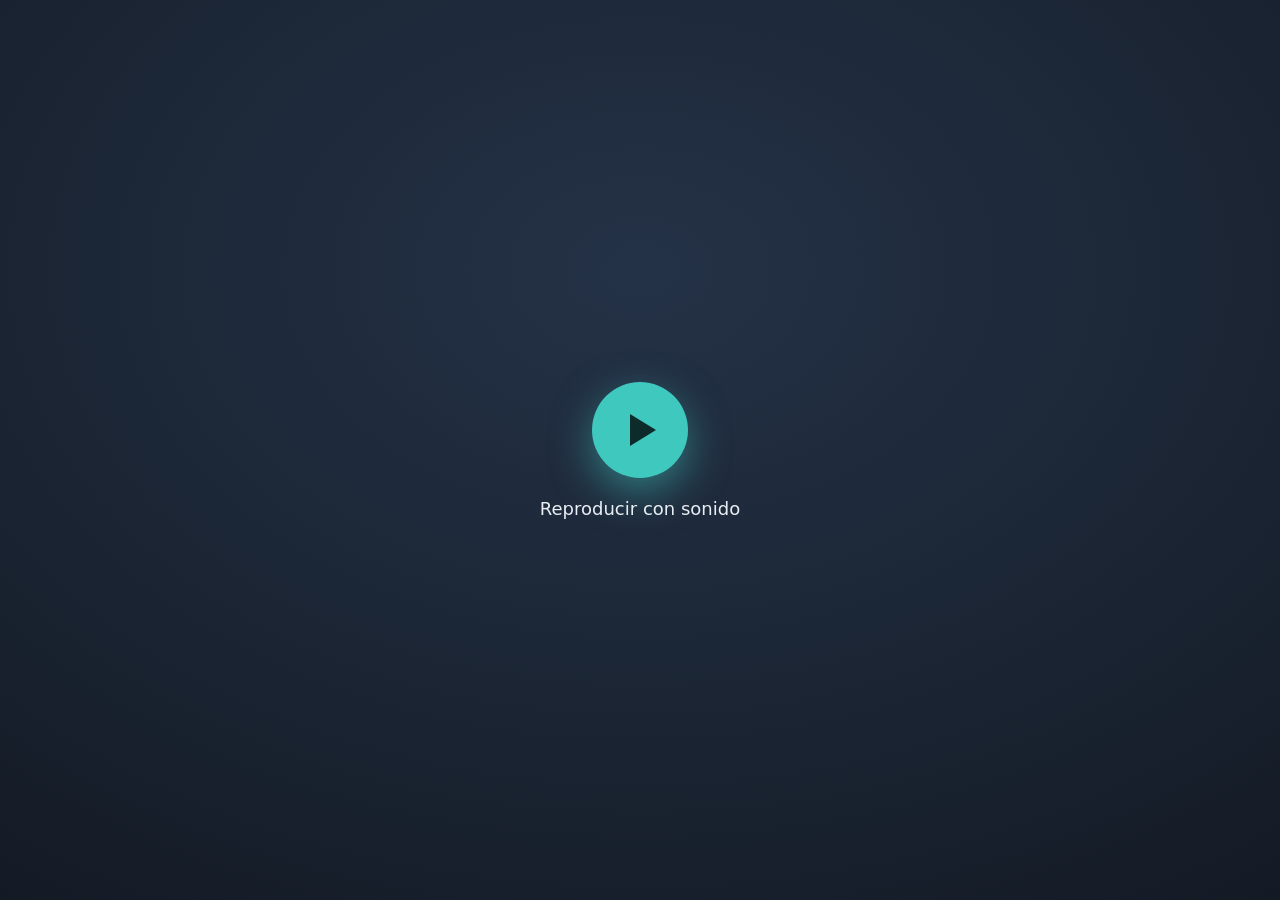
<file: web/ÁPICE-video-portal-del-cliente.html>
<!DOCTYPE html>
<html lang="es"><head><meta charset="UTF-8">
<meta name="viewport" content="width=device-width,initial-scale=1">
<title>ÁPICE · Portal del cliente</title>
<style>
  :root{--navy:#1C2433;--teal:#3FC8BD;--blue:#356E94;--ink:#E8EEF3;--mut:#9DB0BE;--line:#e3e9ee}
  *{margin:0;padding:0;box-sizing:border-box}
  html,body{height:100%;background:#0d1117;overflow:hidden;font-family:"Segoe UI",system-ui,-apple-system,Arial,sans-serif}
  #stage{position:fixed;inset:0;background:radial-gradient(120% 120% at 50% 30%,#243247 0%,#141b26 60%,#0d1117 100%);overflow:hidden}
  .scene{position:absolute;inset:0;display:flex;flex-direction:column;align-items:center;justify-content:center;text-align:center;padding:5vw;opacity:0}
  .play .scene{animation-name:sc;animation-timing-function:cubic-bezier(.2,.7,.2,1);animation-fill-mode:both}
  @keyframes sc{0%{opacity:0;transform:translateY(24px) scale(.99)}10%{opacity:1;transform:none}85%{opacity:1;transform:none}100%{opacity:0;transform:translateY(-14px) scale(1.01)}}
  h1{color:var(--ink);font-weight:700;line-height:1.15;font-size:clamp(26px,5vw,58px);letter-spacing:-.01em}
  h1 .em{color:var(--teal)}
  .kick{color:var(--teal);letter-spacing:.28em;text-transform:uppercase;font-size:clamp(11px,1.7vw,15px);font-weight:700;margin-bottom:16px}
  .sub{color:var(--mut);font-size:clamp(16px,2.3vw,24px);margin-top:16px;max-width:42ch}
  /* client portal mock */
  .portal{width:min(400px,84vw);background:#fff;border-radius:20px;box-shadow:0 30px 80px rgba(0,0,0,.45);overflow:hidden;text-align:left}
  .portal .bar{background:var(--navy);color:#fff;padding:13px 18px;font-weight:700;font-size:14px}
  .portal .body{padding:16px 16px 20px}
  .who{display:flex;align-items:center;gap:10px;margin-bottom:14px}
  .who .av{width:40px;height:40px;border-radius:50%;background:var(--teal);color:#0d2b2a;font-weight:800;display:flex;align-items:center;justify-content:center}
  .who b{color:var(--navy);font-size:15px}.who small{color:#6b7a86;font-size:12px}
  .row{background:#f6f9fa;border-radius:11px;padding:11px 13px;margin-bottom:10px;opacity:0;transform:translateY(12px)}
  .row small{color:#6b7a86;font-size:11px;font-weight:700;letter-spacing:.03em}
  .row div.v{color:var(--navy);font-weight:600;font-size:14.5px;margin-top:3px}
  .row.hl{background:rgba(63,200,189,.13)}
  .play .r1{animation:pop .55s ease forwards;animation-delay:9.4s}
  .play .r2{animation:pop .55s ease forwards;animation-delay:10.2s}
  .play .r3{animation:pop .55s ease forwards;animation-delay:11.0s}
  .play .r4{animation:pop .55s ease forwards;animation-delay:11.8s}
  @keyframes pop{to{opacity:1;transform:none}}
  .apex{width:clamp(80px,11vw,130px);filter:drop-shadow(0 12px 34px rgba(63,200,189,.4))}
  .brandline{color:var(--mut);letter-spacing:.3em;text-transform:uppercase;font-size:clamp(11px,1.6vw,15px);margin-top:12px}
  .cta{margin-top:20px;color:var(--navy);background:var(--teal);font-weight:700;font-size:clamp(15px,2.2vw,22px);padding:14px 28px;border-radius:999px;display:inline-block}
  #startBtn{position:fixed;inset:0;z-index:20;display:flex;flex-direction:column;align-items:center;justify-content:center;background:radial-gradient(120% 120% at 50% 30%,#243247,#0d1117);cursor:pointer}
  #startBtn .pb{width:96px;height:96px;border-radius:50%;background:var(--teal);display:flex;align-items:center;justify-content:center;box-shadow:0 14px 40px rgba(63,200,189,.5)}
  #startBtn .pb:before{content:"";border-left:26px solid #0d2b2a;border-top:16px solid transparent;border-bottom:16px solid transparent;margin-left:6px}
  #startBtn span{color:var(--ink);margin-top:20px;font-size:18px}
  #replay{position:fixed;right:18px;bottom:16px;z-index:9;background:rgba(255,255,255,.08);color:#cfe;border:1px solid rgba(255,255,255,.18);border-radius:999px;padding:9px 16px;font-size:13px;cursor:pointer;font-family:inherit}
  .hint{position:fixed;left:18px;bottom:16px;z-index:9;color:#5b6b7a;font-size:12px}
</style></head>
<body>
<audio id="bgm" src="musica-apice.mp3" preload="auto"></audio>
<div id="stage">

  <div class="scene" style="animation-duration:4.5s;animation-delay:0s">
    <div class="kick">ÁPICE · Portal del cliente</div>
    <h1>“¿Cómo va<br>mi causa?”</h1>
    <div class="sub">La pregunta que te interrumpe todo el día.</div>
  </div>

  <div class="scene" style="animation-duration:4s;animation-delay:4.5s">
    <h1>Ahora tu cliente<br><span class="em">lo ve solo.</span></h1>
  </div>

  <div class="scene" style="animation-duration:9s;animation-delay:8.5s">
    <div class="portal">
      <div class="bar">Portal del cliente</div>
      <div class="body">
        <div class="who"><div class="av">JP</div><div><b>Hola, Juan Pérez 👋</b><br><small>Pérez c/ González s/ Daños</small></div></div>
        <div class="row hl r1"><small>ESTADO DE TU CAUSA</small><div class="v">En trámite · Etapa de prueba</div></div>
        <div class="row r2"><small>LO ÚLTIMO QUE PASÓ</small><div class="v">Se presentó la demanda · 01/07</div></div>
        <div class="row r3"><small>PRÓXIMA CITA</small><div class="v">📅 Audiencia · 14/08 · 10:00 hs</div></div>
        <div class="row r4"><small>DOCUMENTOS</small><div class="v">📎 3 disponibles para descargar</div></div>
      </div>
    </div>
  </div>

  <div class="scene" style="animation-duration:4s;animation-delay:17.5s">
    <h1>En lenguaje <span class="em">simple.</span></h1>
    <div class="sub">Solo lo suyo. Nunca tu estrategia.</div>
  </div>

  <div class="scene" style="animation-duration:4s;animation-delay:21.5s">
    <h1 style="font-size:clamp(24px,4.2vw,50px);color:var(--mut)">Menos llamados.<br><span style="color:var(--ink)">Imagen de estudio serio y moderno.</span></h1>
  </div>

  <div class="scene" style="animation-duration:6s;animation-delay:25.5s">
    <svg class="apex" viewBox="0 0 512 512" xmlns="http://www.w3.org/2000/svg" aria-label="ÁPICE">
      <defs><linearGradient id="g" x1="120" y1="130" x2="392" y2="382" gradientUnits="userSpaceOnUse">
        <stop offset="0" stop-color="#3FC8BD"/><stop offset="1" stop-color="#356E94"/></linearGradient></defs>
      <rect x="6" y="6" width="500" height="500" rx="96" fill="#1C2433"/>
      <path d="M256 130 L392 382 L120 382 Z" fill="url(#g)"/>
      <path d="M256 235 L333 382 L179 382 Z" fill="#23436E"/>
      <path d="M256 130 L272 281 L207 382 L120 382 Z" fill="#46D2C6" opacity=".85"/>
    </svg>
    <div class="brandline">Gestión Jurídica Inteligente</div>
    <div class="cta">Probá ÁPICE gratis</div>
  </div>

</div>
<div id="startBtn" onclick="start()"><div class="pb"></div><span>Reproducir con sonido</span></div>
<button id="replay" onclick="start()">↻ Reproducir de nuevo</button>
<div class="hint">Consejo: F11 para pantalla completa · grabá la pantalla mientras corre</div>
<script>
  var bgm=document.getElementById('bgm'), fade;
  function fadeOut(){ if(!bgm)return; var iv=setInterval(function(){ bgm.volume=Math.max(0,bgm.volume-0.06); if(bgm.volume<=0){clearInterval(iv);bgm.pause();} },120); }
  function start(){
    var sb=document.getElementById('startBtn'); if(sb)sb.style.display='none';
    var s=document.getElementById('stage'); s.classList.remove('play'); void s.offsetWidth; s.classList.add('play');
    if(bgm){ try{ bgm.pause(); bgm.currentTime=0; bgm.volume=0.85; bgm.play(); }catch(e){} }
    clearTimeout(fade); fade=setTimeout(fadeOut, 29000);
  }
</script>
</body></html>
</file>
